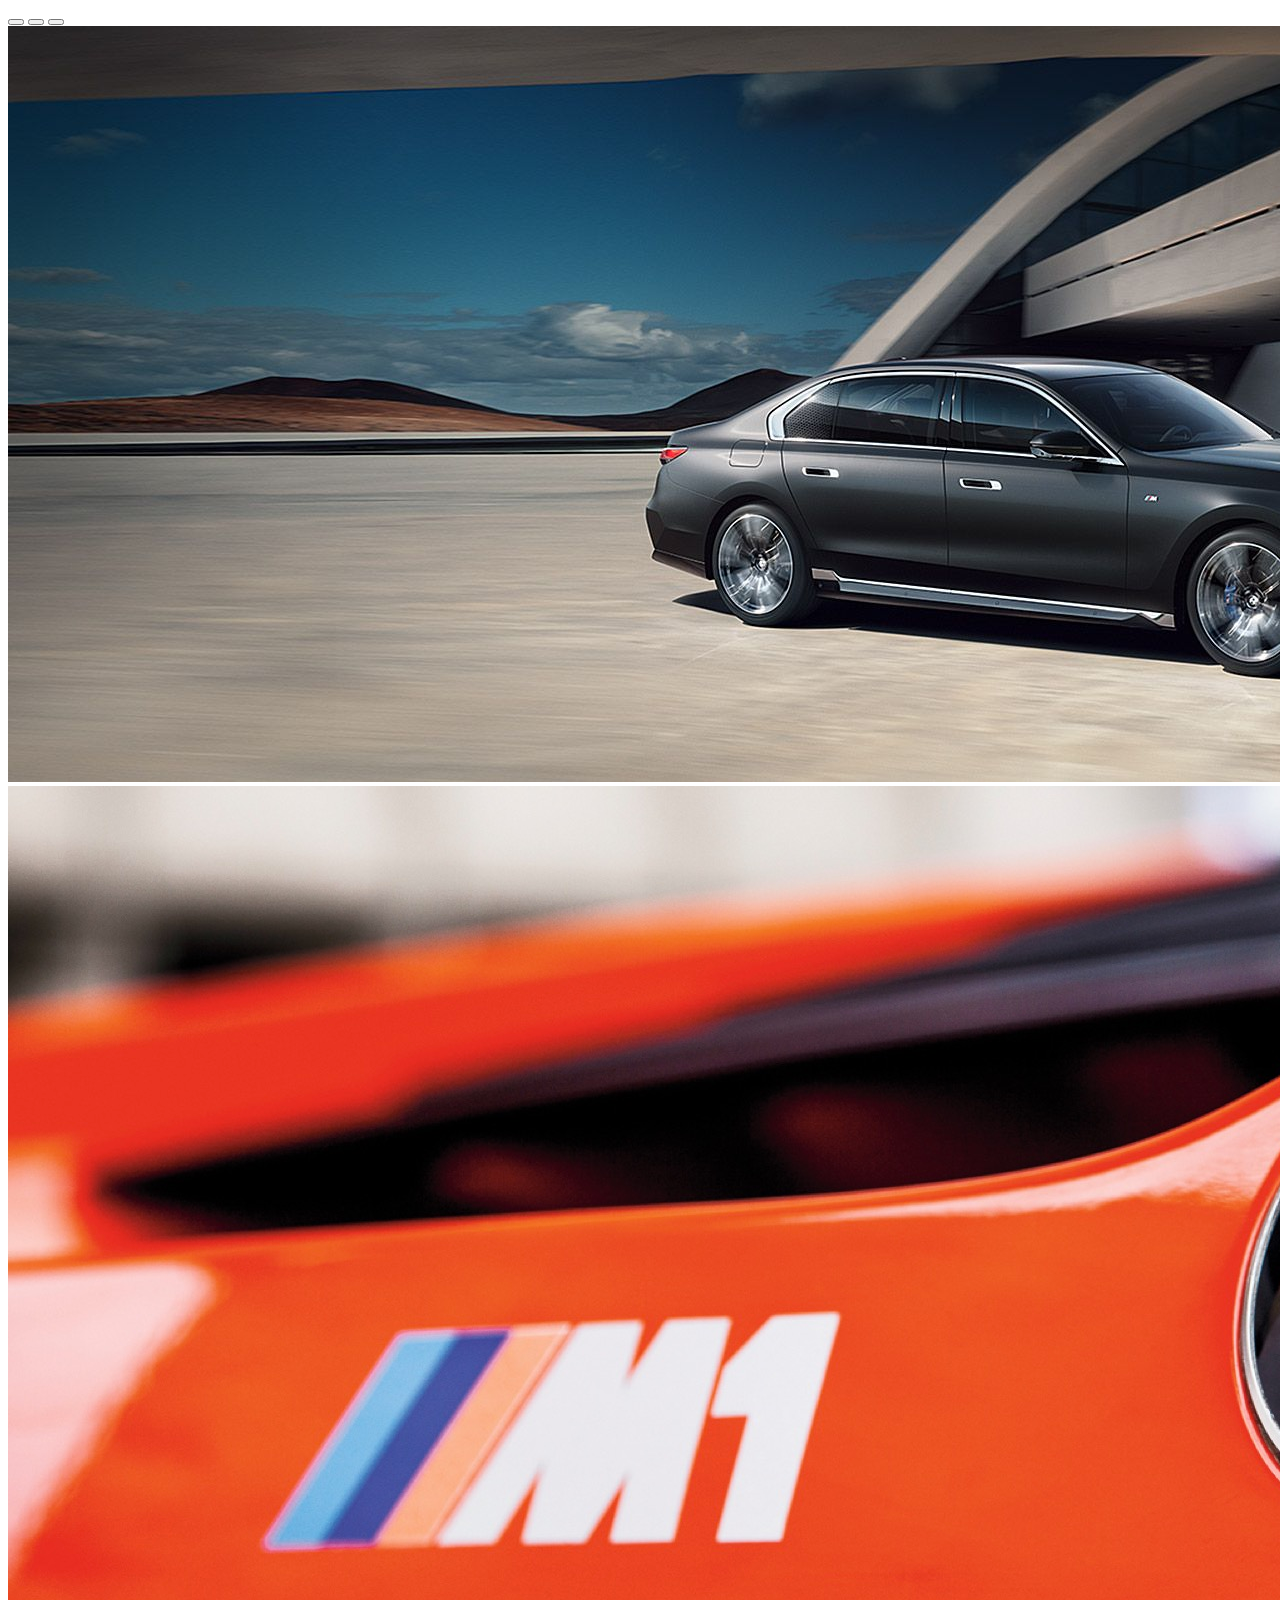
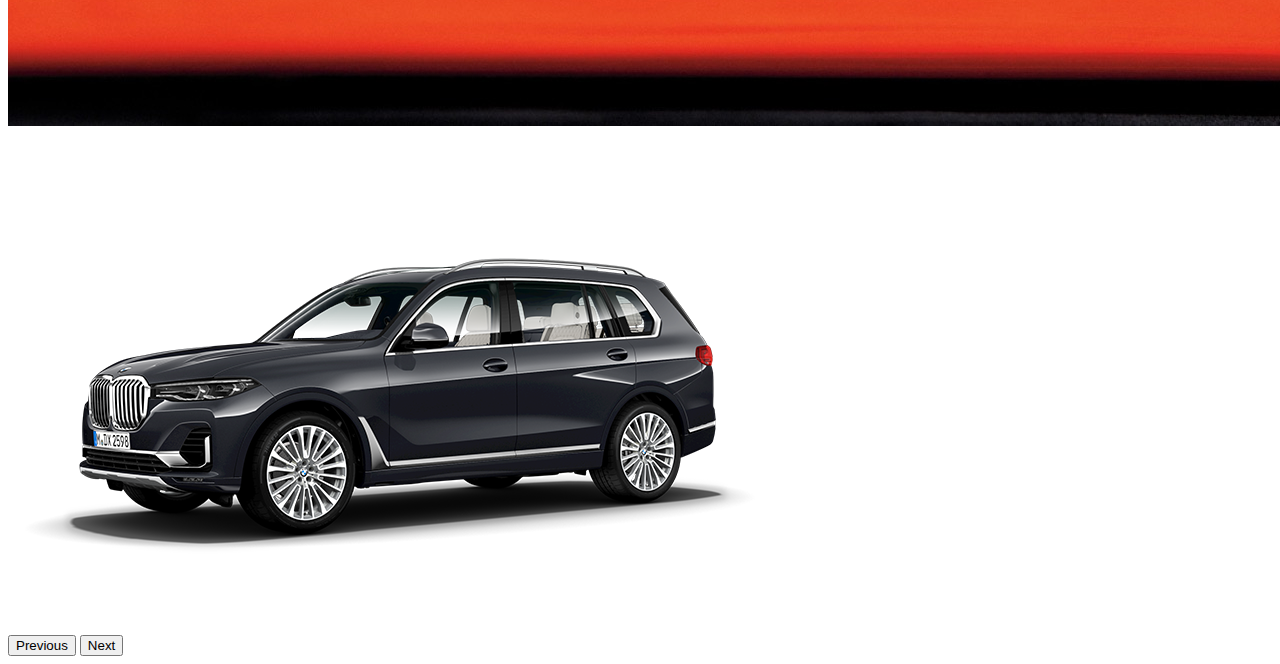
<file: a.html>
<!DOCTYPE html>
<html lang="en">
  <head>
    <title>Title</title>
    <!-- Required meta tags -->
    <meta charset="utf-8" />
    <meta
      name="viewport"
      content="width=device-width, initial-scale=1, shrink-to-fit=no"
    />

    <!-- Bootstrap CSS v5.2.1 -->
    <link
      href="https://cdn.jsdelivr.net/npm/bootstrap@5.2.1/dist/css/bootstrap.min.css"
      rel="stylesheet"
      integrity="sha384-iYQeCzEYFbKjA/T2uDLTpkwGzCiq6soy8tYaI1GyVh/UjpbCx/TYkiZhlZB6+fzT"
      crossorigin="anonymous"
    />
  </head>

  <body>
    <header>
      <!-- place navbar here -->
    </header>
    <main>
      <div id="carouselExampleIndicators" class="carousel slide">
        <div class="carousel-indicators">
          <button
            type="button"
            data-bs-target="#carouselExampleIndicators"
            data-bs-slide-to="0"
            class="active"
            aria-current="true"
            aria-label="Slide 1"
          ></button>
          <button
            type="button"
            data-bs-target="#carouselExampleIndicators"
            data-bs-slide-to="1"
            aria-label="Slide 2"
          ></button>
          <button
            type="button"
            data-bs-target="#carouselExampleIndicators"
            data-bs-slide-to="2"
            aria-label="Slide 3"
          ></button>
        </div>
        <div class="carousel-inner">
          <div class="carousel-item active">
            <img src="IMG/7.jpg" class="d-block w-100" alt="..." />
          </div>
          <div class="carousel-item">
            <img src="IMG/M1.jpg" class="d-block w-100" alt="..." />
          </div>
          <div class="carousel-item">
            <img src="Models/BMW-X7IC.png" class="d-block w-100" alt="..." />
          </div>
        </div>
        <button
          class="carousel-control-prev"
          type="button"
          data-bs-target="#carouselExampleIndicators"
          data-bs-slide="prev"
        >
          <span class="carousel-control-prev-icon" aria-hidden="true"></span>
          <span class="visually-hidden">Previous</span>
        </button>
        <button
          class="carousel-control-next"
          type="button"
          data-bs-target="#carouselExampleIndicators"
          data-bs-slide="next"
        >
          <span class="carousel-control-next-icon" aria-hidden="true"></span>
          <span class="visually-hidden">Next</span>
        </button>
      </div>
    </main>
    <footer>
      <!-- place footer here -->
    </footer>
    <!-- Bootstrap JavaScript Libraries -->
    <script
      src="https://cdn.jsdelivr.net/npm/@popperjs/core@2.11.6/dist/umd/popper.min.js"
      integrity="sha384-oBqDVmMz9ATKxIep9tiCxS/Z9fNfEXiDAYTujMAeBAsjFuCZSmKbSSUnQlmh/jp3"
      crossorigin="anonymous"
    ></script>

    <script
      src="https://cdn.jsdelivr.net/npm/bootstrap@5.2.1/dist/js/bootstrap.min.js"
      integrity="sha384-7VPbUDkoPSGFnVtYi0QogXtr74QeVeeIs99Qfg5YCF+TidwNdjvaKZX19NZ/e6oz"
      crossorigin="anonymous"
    ></script>
  </body>
</html>
</file>
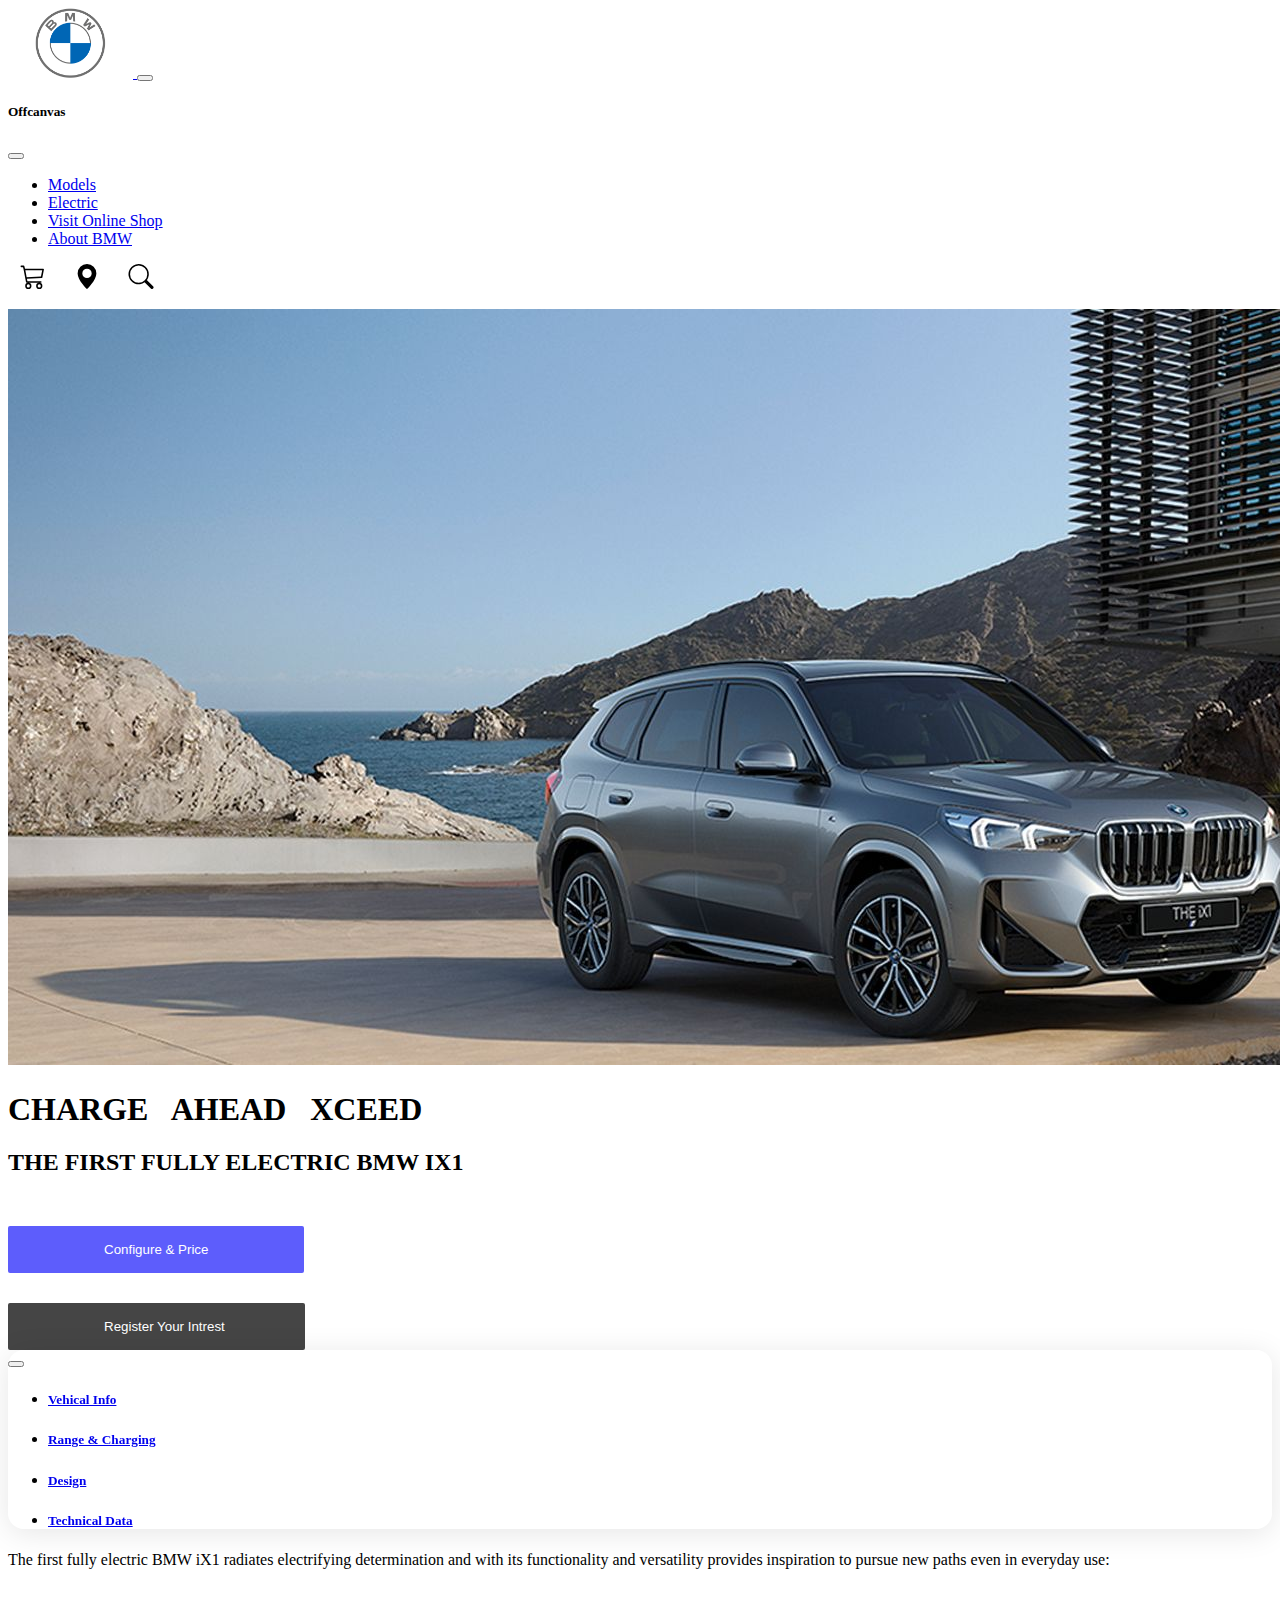
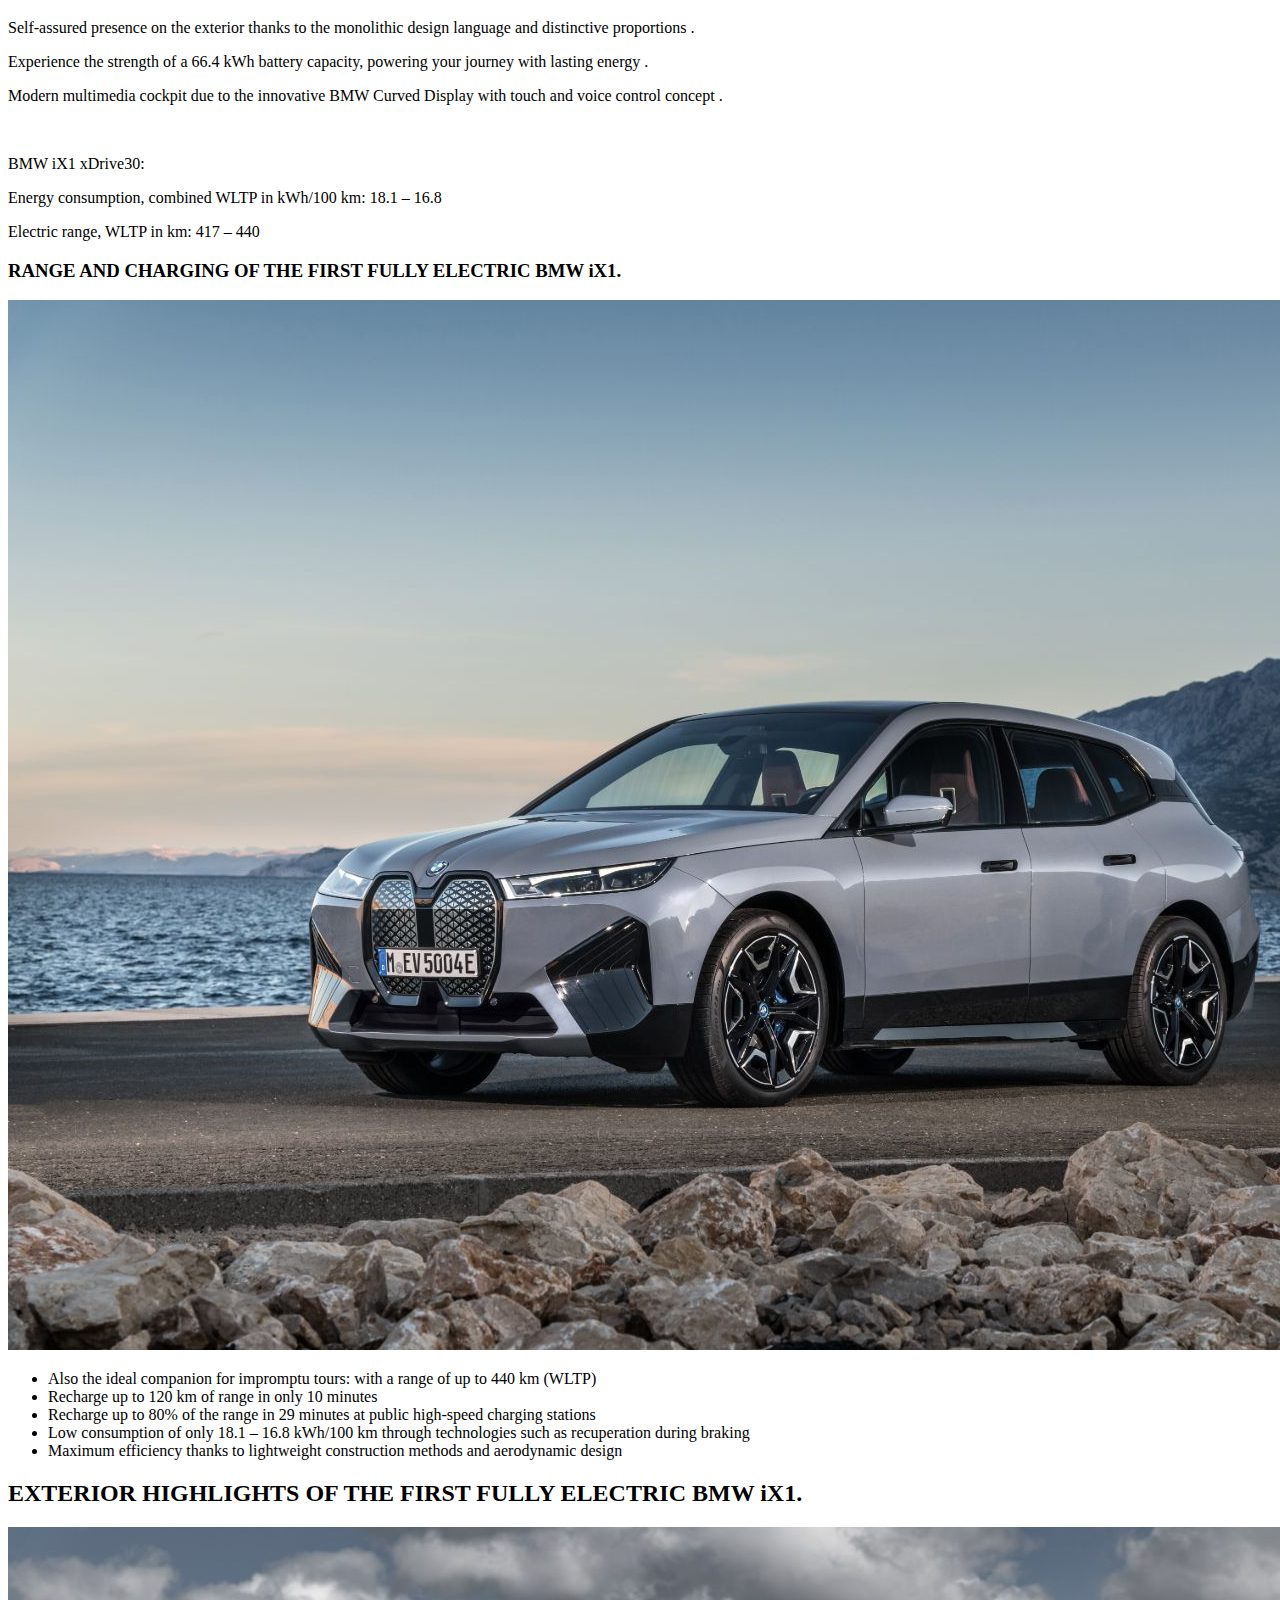
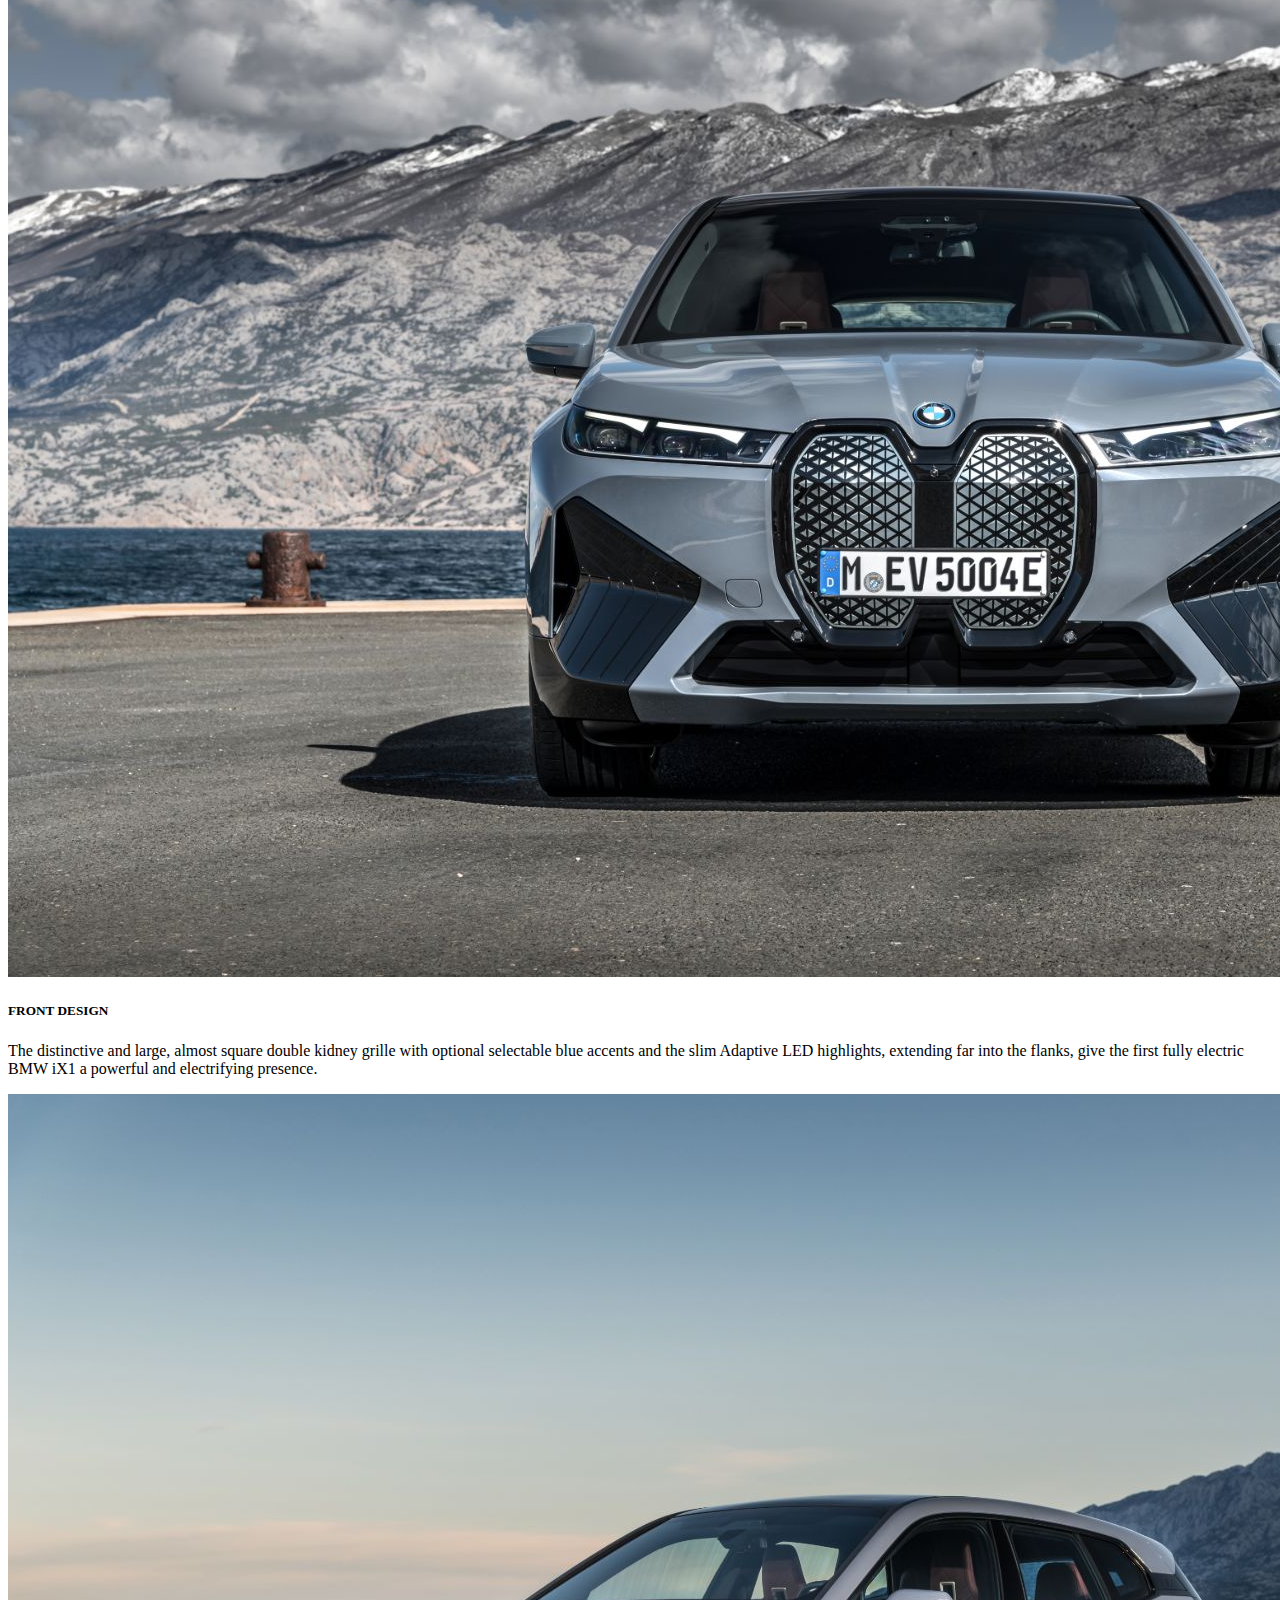
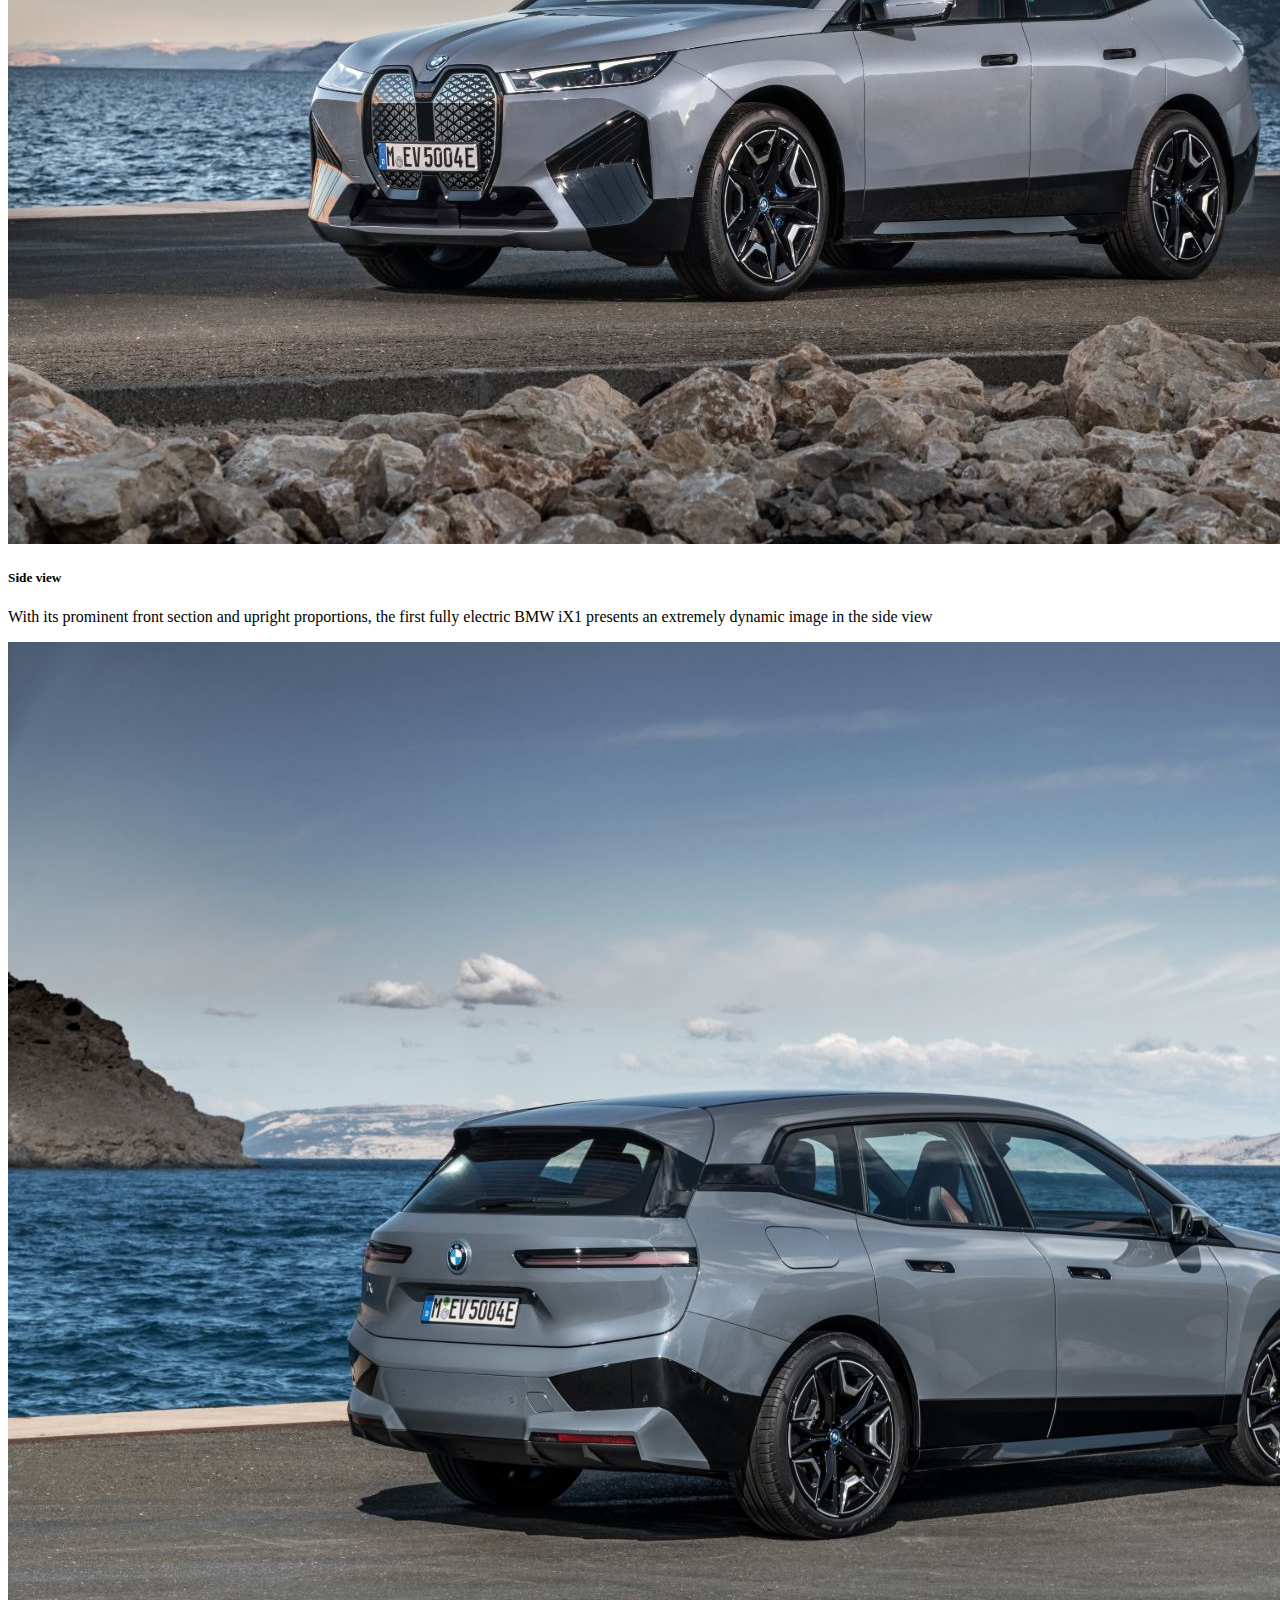
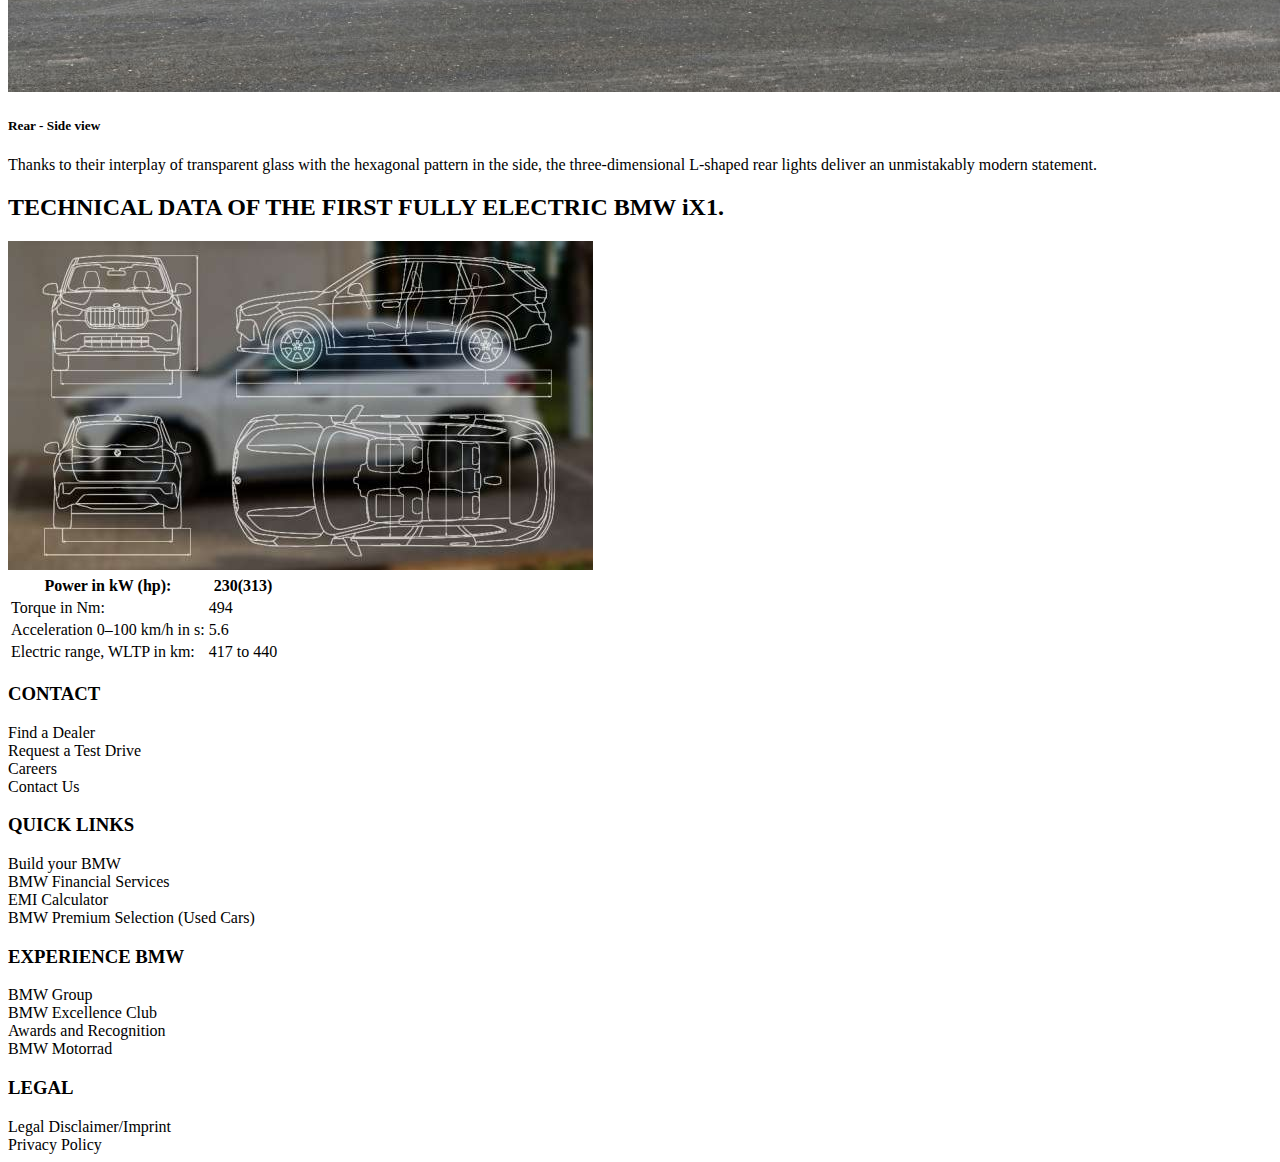
<file: IX1.html>
<!DOCTYPE html>
<html lang="en">
  <head>
    <title>BMW IX1</title>
    <!-- Required meta tags -->
    <meta charset="utf-8" />
    <meta
      name="viewport"
      content="width=device-width, initial-scale=1, shrink-to-fit=no"
    />

    <!-- Bootstrap CSS v5.2.1 -->
    <link
      href="https://cdn.jsdelivr.net/npm/bootstrap@5.2.1/dist/css/bootstrap.min.css"
      rel="stylesheet"
      integrity="sha384-iYQeCzEYFbKjA/T2uDLTpkwGzCiq6soy8tYaI1GyVh/UjpbCx/TYkiZhlZB6+fzT"
      crossorigin="anonymous"
    />
    <link rel="stylesheet" href="styleX1.css" />
    <link rel="shortcut icon" href="IMG/BMW LOGO.png" />
  </head>

  <body>
    <header>
      <nav class="navbar navbar-expand-lg mt-4 border-bottom">
        <div class="container">
          <a class="navbar-brand" href="#">
            <img
              src="IMG/BMW LOGO.png"
              alt="Bootstrap"
              width="125"
              height="70"
            />
          </a>
          <button
            class="navbar-toggler shadow-none border-0"
            type="button"
            data-bs-toggle="offcanvas"
            data-bs-target="#offcanvasNavbar"
            aria-controls="offcanvasNavbar"
            aria-label="Toggle navigation"
          >
            <span class="navbar-toggler-icon"></span>
          </button>
          <div
            class="sidebar offcanvas offcanvas-end"
            tabindex="-1"
            id="offcanvasNavbar"
            aria-labelledby="offcanvasNavbarLabel"
          >
            <div class="offcanvas-header">
              <h5 class="offcanvas-title" id="offcanvasNavbarLabel">
                Offcanvas
              </h5>
              <button
                type="button"
                class="btn-close"
                data-bs-dismiss="offcanvas"
                aria-label="Close"
              ></button>
            </div>
            <div class="offcanvas-body">
              <ul class="navbar-nav justify-content-start flex-grow-1 pe-3">
                <li class="nav-item mx-2">
                  <a
                    class="nav-link active"
                    aria-current="page"
                    href="MOdels.html"
                    >Models</a
                  >
                </li>
                <li class="nav-item mx-2">
                  <a class="nav-link" href="#">Electric</a>
                </li>
                <li class="nav-item mx-2">
                  <a class="nav-link" href="#">Visit Online Shop</a>
                </li>
                <li class="nav-item mx-2">
                  <a class="nav-link" href="BMW.html">About BMW</a>
                </li>

                <!-- <li class="nav-item dropdown">
                        <a class="nav-link dropdown-toggle" href="#" role="button" data-bs-toggle="dropdown" aria-expanded="false">
                          Dropdown
                        </a>
                        <ul class="dropdown-menu">
                          <li><a class="dropdown-item" href="#">Action</a></li>
                          <li><a class="dropdown-item" href="#">Another action</a></li>
                          <li>
                            <hr class="dropdown-divider">
                          </li>
                          <li><a class="dropdown-item" href="#">Something else here</a></li>
                        </ul>
                      </li> -->
              </ul>
              <svg
                xmlns="http://www.w3.org/2000/svg"
                width="50"
                height="25"
                fill="currentColor"
                class="bi bi-cart3"
                viewBox="0 0 16 16"
              >
                <path
                  d="M0 1.5A.5.5 0 0 1 .5 1H2a.5.5 0 0 1 .485.379L2.89 3H14.5a.5.5 0 0 1 .49.598l-1 5a.5.5 0 0 1-.465.401l-9.397.472L4.415 11H13a.5.5 0 0 1 0 1H4a.5.5 0 0 1-.491-.408L2.01 3.607 1.61 2H.5a.5.5 0 0 1-.5-.5zM3.102 4l.84 4.479 9.144-.459L13.89 4H3.102zM5 12a2 2 0 1 0 0 4 2 2 0 0 0 0-4zm7 0a2 2 0 1 0 0 4 2 2 0 0 0 0-4zm-7 1a1 1 0 1 1 0 2 1 1 0 0 1 0-2zm7 0a1 1 0 1 1 0 2 1 1 0 0 1 0-2z"
                />
              </svg>
              <svg
                xmlns="http://www.w3.org/2000/svg"
                width="50"
                height="25"
                fill="currentColor"
                class="bi bi-geo-alt-fill"
                viewBox="0 0 16 16"
              >
                <path
                  d="M8 16s6-5.686 6-10A6 6 0 0 0 2 6c0 4.314 6 10 6 10zm0-7a3 3 0 1 1 0-6 3 3 0 0 1 0 6z"
                />
              </svg>
              <svg
                xmlns="http://www.w3.org/2000/svg"
                width="50"
                height="25"
                fill="currentColor"
                class="bi bi-search"
                viewBox="0 0 16 16"
              >
                <path
                  d="M11.742 10.344a6.5 6.5 0 1 0-1.397 1.398h-.001c.03.04.062.078.098.115l3.85 3.85a1 1 0 0 0 1.415-1.414l-3.85-3.85a1.007 1.007 0 0 0-.115-.1zM12 6.5a5.5 5.5 0 1 1-11 0 5.5 5.5 0 0 1 11 0z"
                />
              </svg>
            </div>
          </div>
        </div>
      </nav>
    </header>
    <main>
      <div id="carouselId" class="carousel slide" data-bs-ride="carousel">
        <ol class="carousel-indicators"></ol>
        <div class="carousel-inner" role="listbox">
          <div class="carousel-item active">
            <img
              src="Models/Ix1/A1.jpg"
              class="w-100 d-block"
              alt="First slide"
            />
            <div class="carousel-caption d-none d-md-block">
              <h1>CHARGE &nbsp; AHEAD &nbsp; XCEED</h1>
              <h2>THE FIRST FULLY ELECTRIC BMW IX1</h2>
              <button class="kbtn">Configure & Price</button><br />
              <button class="kbtn1">Register Your Intrest</button>
            </div>
          </div>
        </div>
      </div>
      <nav
        class="navbar navbar-expand-sm sticky-top d-none d-md-block dd border-bottom my-5"
      >
        <div class="container">
          <button
            class="navbar-toggler d-lg-none"
            type="button"
            data-bs-toggle="collapse"
            data-bs-target="#collapsibleNavId"
            aria-controls="collapsibleNavId"
            aria-expanded="false"
            aria-label="Toggle navigation"
          >
            <span class="navbar-toggler-icon"></span>
          </button>
          <div class="collapse navbar-collapse" id="collapsibleNavId">
            <ul class="navbar-nav me-auto mt-2 mt-lg-0">
              <li class="nav-item">
                <a class="nav-link px-3" href="#info"> <h5>Vehical Info</h5></a>
              </li>
              <li class="nav-item">
                <a class="nav-link px-3" href="#Range">
                  <h5>Range & Charging</h5></a
                >
              </li>
              <li class="nav-item">
                <a class="nav-link px-3" href="#D"> <h5>Design</h5></a>
              </li>
              <li class="nav-item">
                <a class="nav-link px-3" href="#tdata">
                  <h5>Technical Data</h5></a
                >
              </li>
            </ul>
          </div>
        </div>
      </nav>

      <div class="container" id="info">
        <p>
          The first fully electric BMW iX1 radiates electrifying determination
          and with its functionality and versatility provides inspiration to
          pursue new paths even in everyday use:
        </p>
        <br />
        <p>
          Self-assured presence on the exterior thanks to the monolithic design
          language and distinctive proportions .
        </p>
        <p>
          Experience the strength of a 66.4 kWh battery capacity, powering your
          journey with lasting energy .
        </p>
        <p>
          Modern multimedia cockpit due to the innovative BMW Curved Display
          with touch and voice control concept .
        </p>
        <br />
        <p class="mt-4">BMW iX1 xDrive30:</p>
        <p>Energy consumption, combined WLTP in kWh/100 km: 18.1 – 16.8</p>
        <p>Electric range, WLTP in km: 417 – 440</p>
      </div>
      <div class="container" id="Range">
        <h3 class="mt-5">
          RANGE AND CHARGING OF THE FIRST FULLY ELECTRIC BMW iX1.
        </h3>

        <div class="row justify-content-center align-items-center g-2 my-5">
          <div class="col-sm-12 col-md-6 col-lg-6">
            <img src="Models/Ix1/1.jpg" alt="" class="img-fluid" />
          </div>
          <div class="col-sm-12 col-md-6 col-lg-6 ps-5">
            <ul class="ps-3">
              <li class="">
                Also the ideal companion for impromptu tours: with a range of up
                to 440 km (WLTP)
              </li>
              <li>Recharge up to 120 km of range in only 10 minutes</li>
              <li>
                Recharge up to 80% of the range in 29 minutes at public
                high-speed charging stations
              </li>
              <li>
                Low consumption of only 18.1 – 16.8 kWh/100 km through
                technologies such as recuperation during braking
              </li>
              <li>
                Maximum efficiency thanks to lightweight construction methods
                and aerodynamic design
              </li>
            </ul>
          </div>
        </div>
      </div>

      <div class="container" id="D">
        <h2 class="my-3">
          EXTERIOR HIGHLIGHTS OF THE FIRST FULLY ELECTRIC BMW iX1.
        </h2>
        <div class="row justify-content-center align-items-center g-2">
          <div class="col-sm-12 col-md-4 col-lg-4">
            <img src="Models/Ix1/2.jpg" alt="" class="img-fluid" />

            <h5 class="my-3">FRONT DESIGN</h5>
            <p>
              The distinctive and large, almost square double kidney grille with
              optional selectable blue accents and the slim Adaptive LED
              highlights, extending far into the flanks, give the first fully
              electric BMW iX1 a powerful and electrifying presence.
            </p>
          </div>
          <div class="col-sm-12 col-md-4 col-lg-4">
            <img src="Models/Ix1/1.jpg" alt="" class="img-fluid" />

            <h5 class="my-3">Side view</h5>
            <p>
              With its prominent front section and upright proportions, the
              first fully electric BMW iX1 presents an extremely dynamic image
              in the side view
            </p>
          </div>
          <div class="col-sm-12 col-md-4 col-lg-4">
            <img src="Models/Ix1/4.jpg" alt="" class="img-fluid" />

            <h5 class="my-3">Rear - Side view</h5>
            <p>
              Thanks to their interplay of transparent glass with the hexagonal
              pattern in the side, the three-dimensional L-shaped rear lights
              deliver an unmistakably modern statement.
            </p>
          </div>
        </div>
      </div>

      <div class="container" id="tdata">
        <h2 class="my-4">
          TECHNICAL DATA OF THE FIRST FULLY ELECTRIC BMW iX1.
        </h2>
        <div class="row g-2">
          <div class="col-sm-12 col-md-6 col-lg-6">
            <img src="Models/Ix1/TDATA.jpg" alt="" class="img-fluid" />
          </div>
          <div class="col-sm-12 col-md-6 col-lg-6">
            <div class="table-responsive">
              <table class="table p-5 my-5">
                <thead>
                  <tr>
                    <th scope="col" class="p-3">Power in kW (hp):</th>
                    <th scope="col" class="p-3">230(313)</th>
                  </tr>
                </thead>
                <tbody>
                  <tr class="">
                    <td scope="row" class="p-3">Torque in Nm:</td>
                    <td class="p-3">494</td>
                  </tr>
                  <tr class="">
                    <td scope="row" class="p-3">
                      Acceleration 0–100 km/h in s:
                    </td>
                    <td class="p-3">5.6</td>
                  </tr>
                  <tr class="">
                    <td scope="row" class="p-3">Electric range, WLTP in km:</td>
                    <td class="p-3">417 to 440</td>
                  </tr>
                </tbody>
              </table>
            </div>
          </div>
        </div>
      </div>
    </main>

    <footer class="d-flex align-items-center mt-4">
      <div class="container-fluid footerC mt-5">
        <div class="row mb-1 justify-content-center">
          <div
            class="col-sm-12 col-md-6 col-lg-6 mb-sm-4 mb-md-5 mb-lg-5 col-xl-2 col-xxl-2"
          >
            <h3>CONTACT</h3>
            <div>Find a Dealer</div>
            <div>Request a Test Drive</div>
            <div>Careers</div>
            <div>Contact Us</div>
          </div>
          <div
            class="col-sm-12 col-md-6 col-lg-6 mb-sm-4 mb-md-5 mb-lg-5 col-xl-2"
          >
            <h3>QUICK LINKS</h3>
            <div>Build your BMW</div>
            <div>BMW Financial Services</div>
            <div>EMI Calculator</div>
            <div>BMW Premium Selection (Used Cars)</div>
          </div>
          <div
            class="col-sm-12 col-md-6 col-lg-6 mb-sm-4 mb-md-5 mb-lg-5 col-xl-2"
          >
            <h3>EXPERIENCE BMW</h3>
            <div>BMW Group</div>
            <div>BMW Excellence Club</div>
            <div>Awards and Recognition</div>
            <div>BMW Motorrad</div>
          </div>
          <div
            class="col-sm-12 col-md-6 col-lg-6 mb-sm-4 mb-md-5 mb-lg-5 col-xl-2"
          >
            <h3>LEGAL</h3>
            <div>Legal Disclaimer/Imprint</div>
            <div>Privacy Policy</div>
          </div>
        </div>
      </div>
    </footer>
    <!-- Bootstrap JavaScript Libraries -->
    <script
      src="https://cdn.jsdelivr.net/npm/@popperjs/core@2.11.6/dist/umd/popper.min.js"
      integrity="sha384-oBqDVmMz9ATKxIep9tiCxS/Z9fNfEXiDAYTujMAeBAsjFuCZSmKbSSUnQlmh/jp3"
      crossorigin="anonymous"
    ></script>

    <script
      src="https://cdn.jsdelivr.net/npm/bootstrap@5.2.1/dist/js/bootstrap.min.js"
      integrity="sha384-7VPbUDkoPSGFnVtYi0QogXtr74QeVeeIs99Qfg5YCF+TidwNdjvaKZX19NZ/e6oz"
      crossorigin="anonymous"
    ></script>
  </body>
</html>
</file>
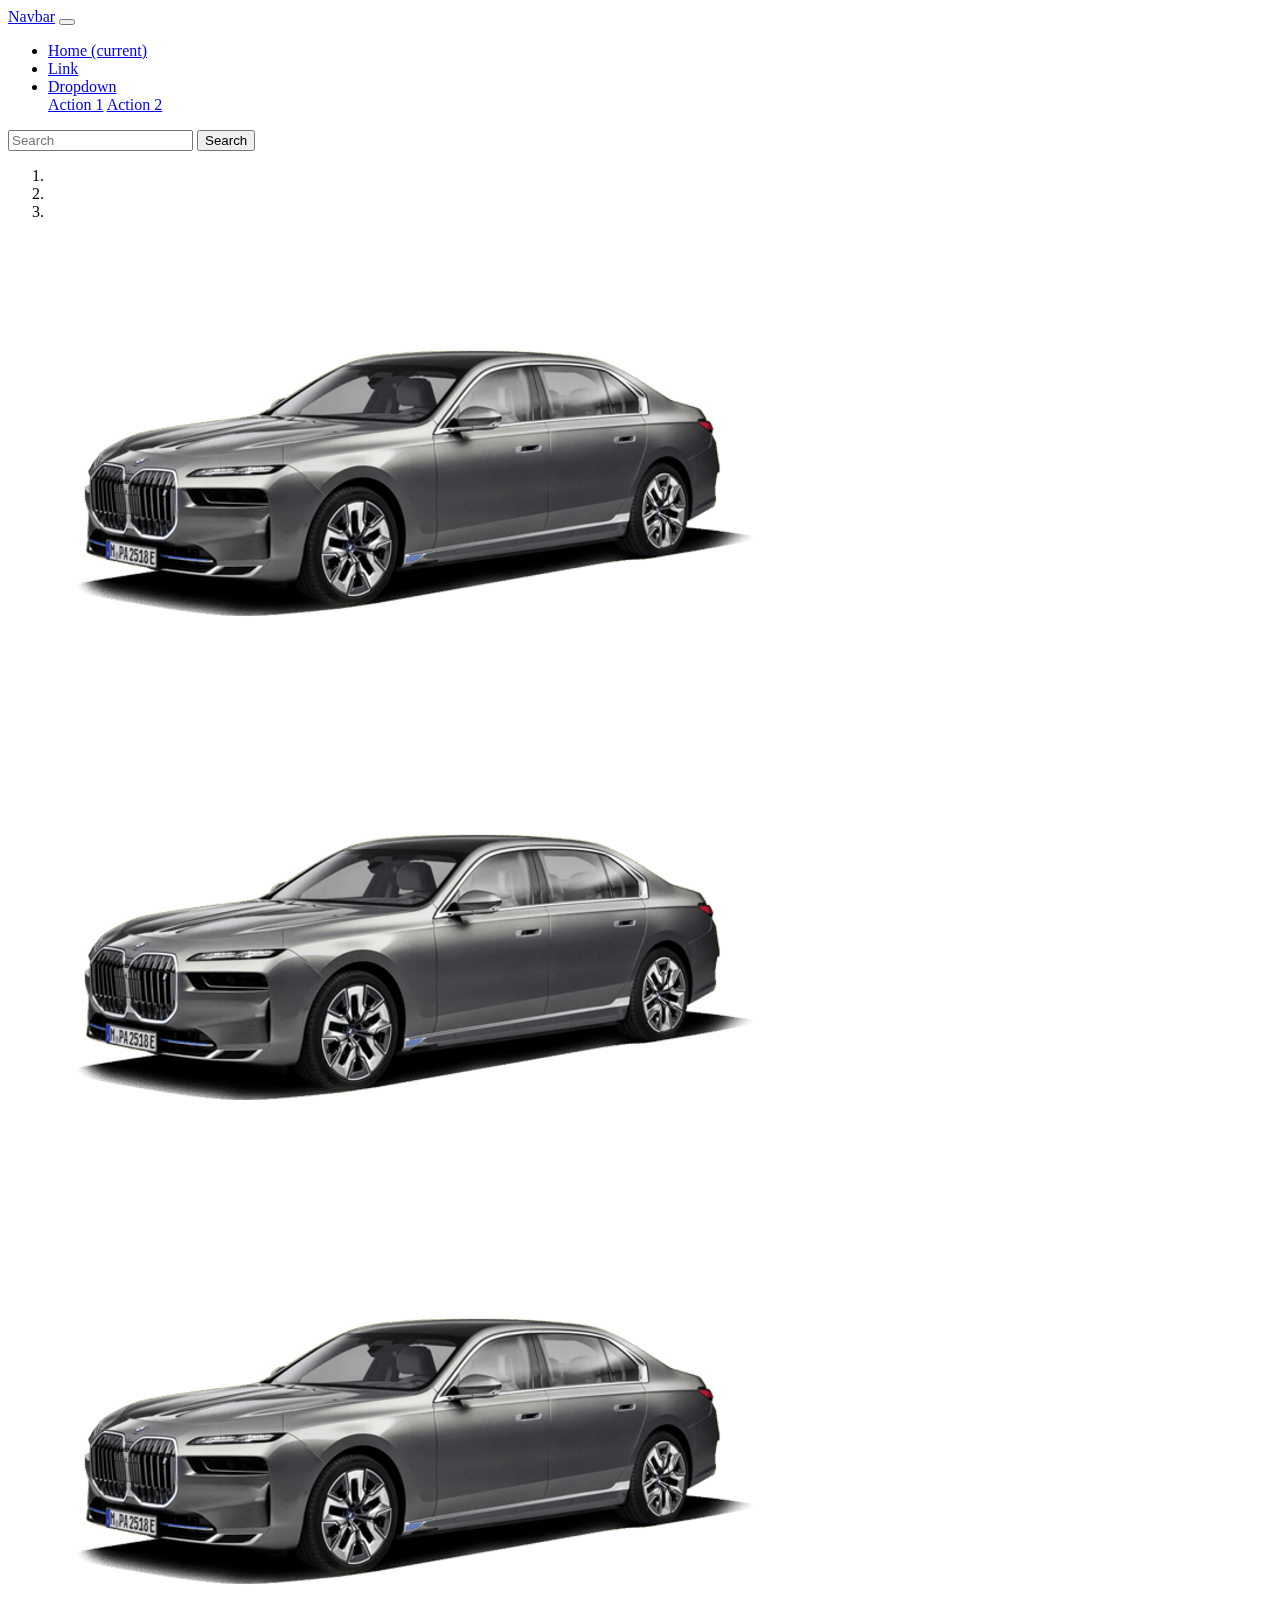
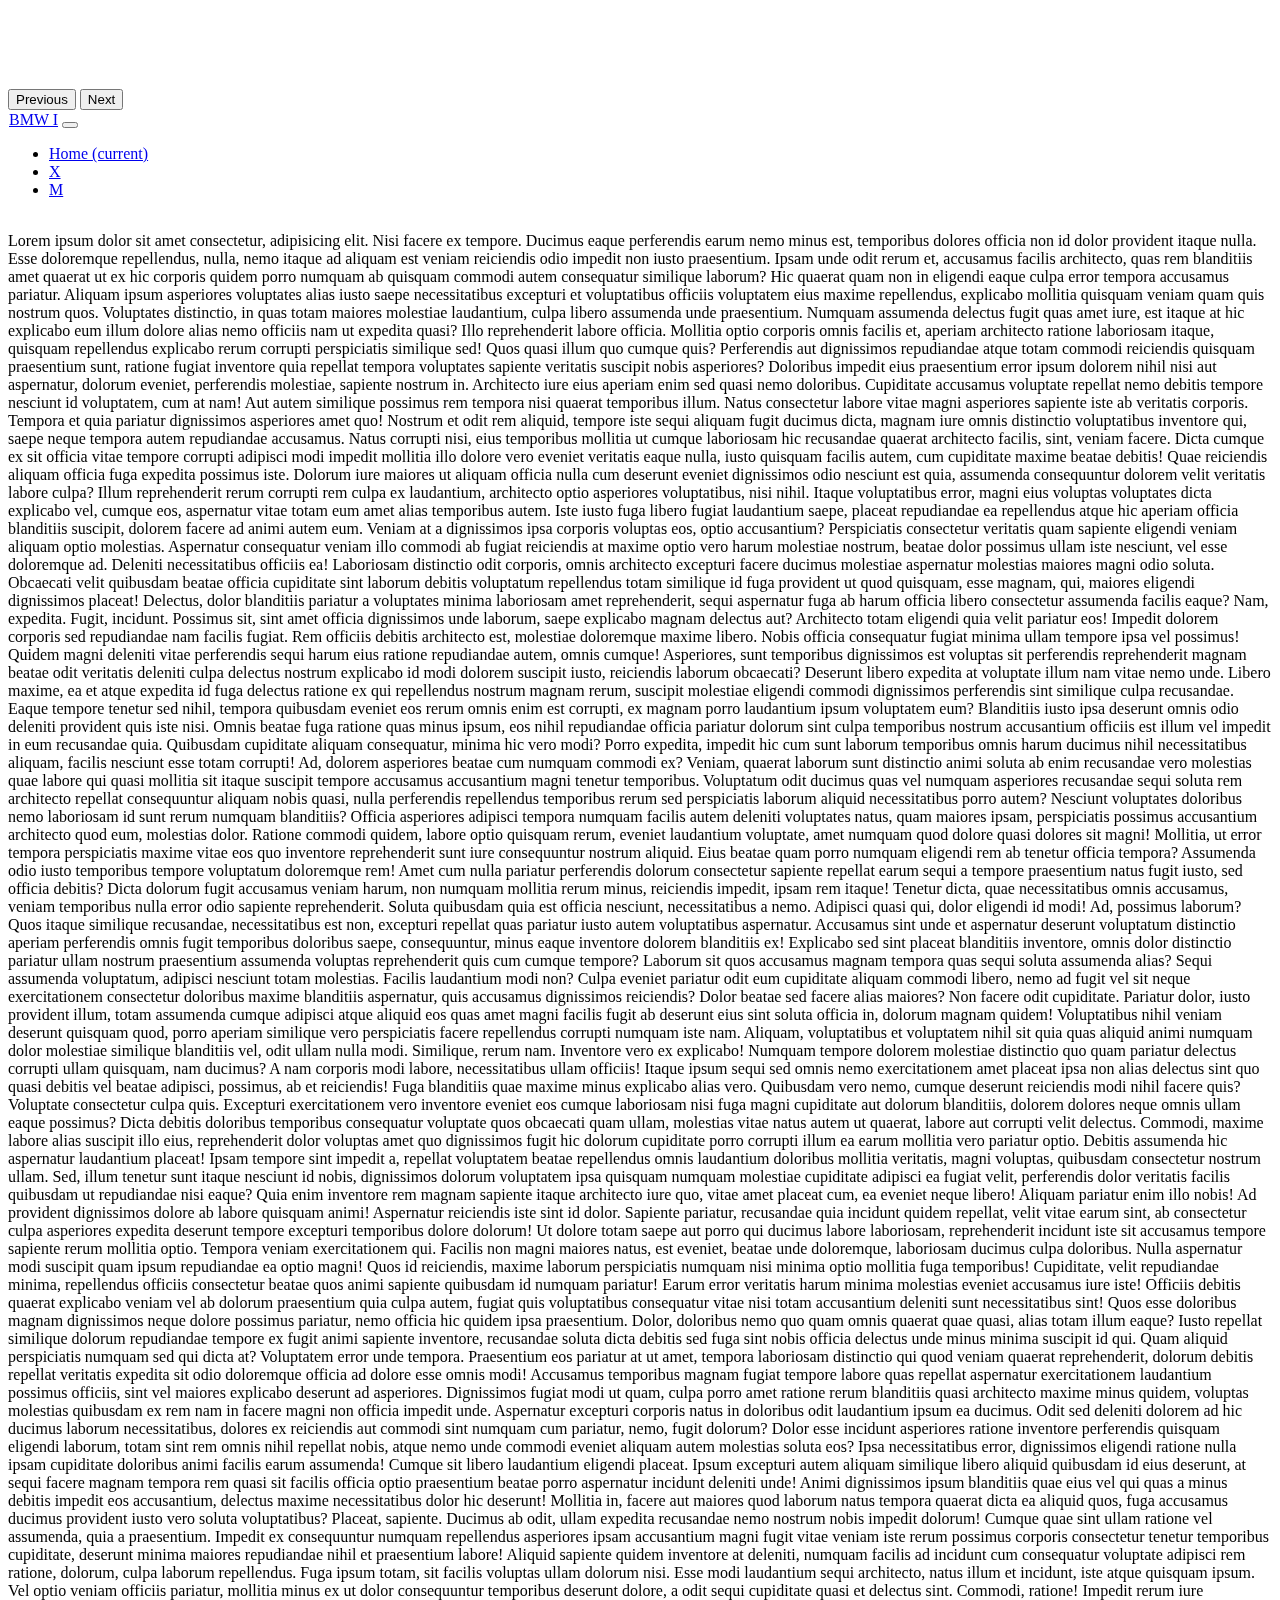
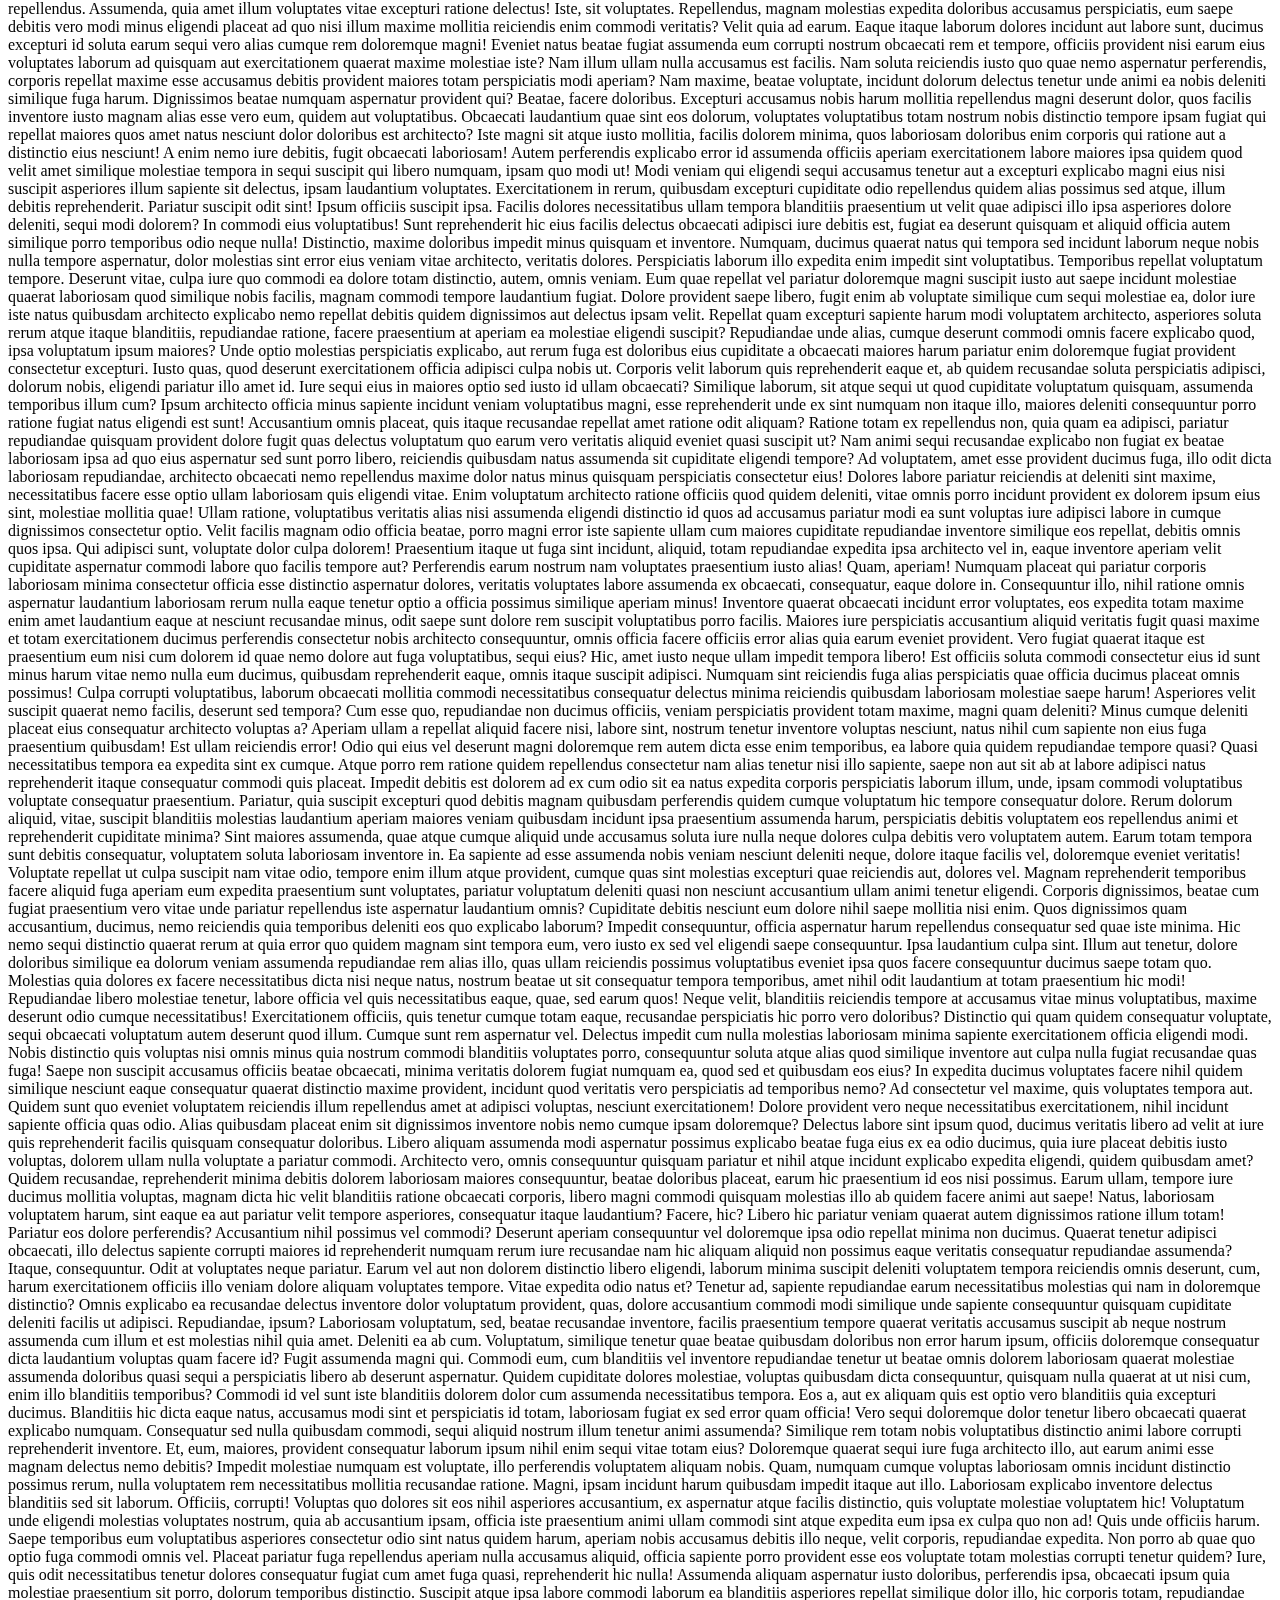
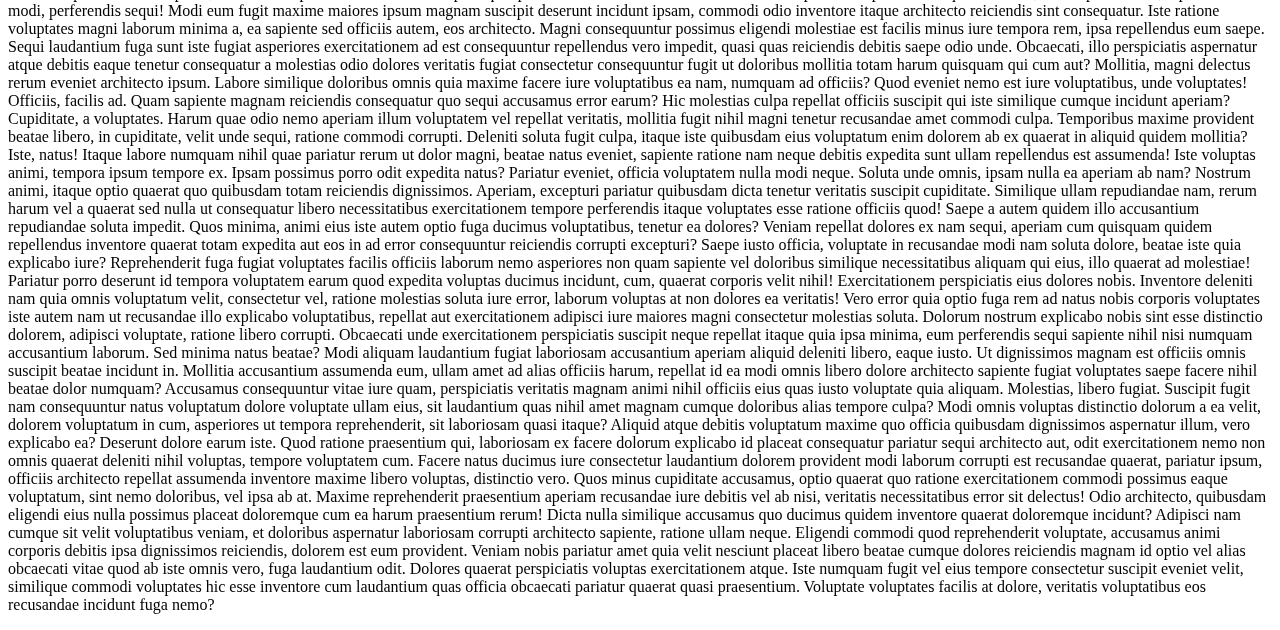
<file: text.html>
<!DOCTYPE html>
<html lang="en">
  <head>
    <title>Title</title>
    <!-- Required meta tags -->
    <meta charset="utf-8" />
    <meta
      name="viewport"
      content="width=device-width, initial-scale=1, shrink-to-fit=no"
    />

    <!-- Bootstrap CSS v5.2.1 -->
    <link
      href="https://cdn.jsdelivr.net/npm/bootstrap@5.2.1/dist/css/bootstrap.min.css"
      rel="stylesheet"
      integrity="sha384-iYQeCzEYFbKjA/T2uDLTpkwGzCiq6soy8tYaI1GyVh/UjpbCx/TYkiZhlZB6+fzT"
      crossorigin="anonymous"
    />
    <link rel="stylesheet" href="style2.css" />
  </head>

  <body>
    <header>
      <nav class="navbar navbar-expand-sm navbar-light bg-light">
        <div class="container">
          <a class="navbar-brand" href="#">Navbar</a>
          <button
            class="navbar-toggler d-lg-none"
            type="button"
            data-bs-toggle="collapse"
            data-bs-target="#collapsibleNavId"
            aria-controls="collapsibleNavId"
            aria-expanded="false"
            aria-label="Toggle navigation"
          >
            <span class="navbar-toggler-icon"></span>
          </button>
          <div class="collapse navbar-collapse" id="collapsibleNavId">
            <ul class="navbar-nav me-auto mt-2 mt-lg-0">
              <li class="nav-item">
                <a class="nav-link active" href="#" aria-current="page"
                  >Home <span class="visually-hidden">(current)</span></a
                >
              </li>
              <li class="nav-item">
                <a class="nav-link" href="#">Link</a>
              </li>
              <li class="nav-item dropdown">
                <a
                  class="nav-link dropdown-toggle"
                  href="#"
                  id="dropdownId"
                  data-bs-toggle="dropdown"
                  aria-haspopup="true"
                  aria-expanded="false"
                  >Dropdown</a
                >
                <div class="dropdown-menu" aria-labelledby="dropdownId">
                  <a class="dropdown-item" href="#">Action 1</a>
                  <a class="dropdown-item" href="#">Action 2</a>
                </div>
              </li>
            </ul>
            <form class="d-flex my-2 my-lg-0">
              <input
                class="form-control me-sm-2"
                type="text"
                placeholder="Search"
              />
              <button
                class="btn btn-outline-success my-2 my-sm-0"
                type="submit"
              >
                Search
              </button>
            </form>
          </div>
        </div>
      </nav>
    </header>
    <main>
      <div id="carouselId" class="carousel slide" data-bs-ride="carousel">
        <ol class="carousel-indicators">
          <li
            data-bs-target="#carouselId"
            data-bs-slide-to="0"
            class="active"
            aria-current="true"
            aria-label="First slide"
          ></li>
          <li
            data-bs-target="#carouselId"
            data-bs-slide-to="1"
            aria-label="Second slide"
          ></li>
          <li
            data-bs-target="#carouselId"
            data-bs-slide-to="2"
            aria-label="Third slide"
          ></li>
        </ol>
        <div class="carousel-inner" role="listbox">
          <div class="carousel-item active">
            <img
              src="Models/BMW-i7.png"
              class="w-100 d-block"
              alt="First slide"
            />
          </div>
          <div class="carousel-item">
            <img
              src="Models/BMW-i7.png"
              class="w-100 d-block"
              alt="Second slide"
            />
          </div>
          <div class="carousel-item">
            <img
              src="Models/BMW-i7.png"
              class="w-100 d-block"
              alt="Third slide"
            />
          </div>
        </div>
        <button
          class="carousel-control-prev"
          type="button"
          data-bs-target="#carouselId"
          data-bs-slide="prev"
        >
          <span class="carousel-control-prev-icon" aria-hidden="true"></span>
          <span class="visually-hidden">Previous</span>
        </button>
        <button
          class="carousel-control-next"
          type="button"
          data-bs-target="#carouselId"
          data-bs-slide="next"
        >
          <span class="carousel-control-next-icon" aria-hidden="true"></span>
          <span class="visually-hidden">Next</span>
        </button>
      </div>

      <nav class="navbar navbar-expand-sm sticky-top d-none d-md-block dd">
        <div class="container">
          <a class="navbar-brand" href="#">BMW I</a>
          <button
            class="navbar-toggler d-lg-none"
            type="button"
            data-bs-toggle="collapse"
            data-bs-target="#collapsibleNavId"
            aria-controls="collapsibleNavId"
            aria-expanded="false"
            aria-label="Toggle navigation"
          >
            <span class="navbar-toggler-icon"></span>
          </button>
          <div class="collapse navbar-collapse" id="collapsibleNavId">
            <ul class="navbar-nav me-auto mt-2 mt-lg-0">
              <li class="nav-item">
                <a class="nav-link active" href="#" aria-current="page"
                  >Home <span class="visually-hidden">(current)</span></a
                >
              </li>
              <li class="nav-item">
                <a class="nav-link" href="#">X</a>
              </li>
              <li class="nav-item">
                <a class="nav-link" href="#">M</a>
              </li>
            </ul>
          </div>
        </div>
      </nav>

      <p>
        Lorem ipsum dolor sit amet consectetur, adipisicing elit. Nisi facere ex
        tempore. Ducimus eaque perferendis earum nemo minus est, temporibus
        dolores officia non id dolor provident itaque nulla. Esse doloremque
        repellendus, nulla, nemo itaque ad aliquam est veniam reiciendis odio
        impedit non iusto praesentium. Ipsam unde odit rerum et, accusamus
        facilis architecto, quas rem blanditiis amet quaerat ut ex hic corporis
        quidem porro numquam ab quisquam commodi autem consequatur similique
        laborum? Hic quaerat quam non in eligendi eaque culpa error tempora
        accusamus pariatur. Aliquam ipsum asperiores voluptates alias iusto
        saepe necessitatibus excepturi et voluptatibus officiis voluptatem eius
        maxime repellendus, explicabo mollitia quisquam veniam quam quis nostrum
        quos. Voluptates distinctio, in quas totam maiores molestiae laudantium,
        culpa libero assumenda unde praesentium. Numquam assumenda delectus
        fugit quas amet iure, est itaque at hic explicabo eum illum dolore alias
        nemo officiis nam ut expedita quasi? Illo reprehenderit labore officia.
        Mollitia optio corporis omnis facilis et, aperiam architecto ratione
        laboriosam itaque, quisquam repellendus explicabo rerum corrupti
        perspiciatis similique sed! Quos quasi illum quo cumque quis?
        Perferendis aut dignissimos repudiandae atque totam commodi reiciendis
        quisquam praesentium sunt, ratione fugiat inventore quia repellat
        tempora voluptates sapiente veritatis suscipit nobis asperiores?
        Doloribus impedit eius praesentium error ipsum dolorem nihil nisi aut
        aspernatur, dolorum eveniet, perferendis molestiae, sapiente nostrum in.
        Architecto iure eius aperiam enim sed quasi nemo doloribus. Cupiditate
        accusamus voluptate repellat nemo debitis tempore nesciunt id
        voluptatem, cum at nam! Aut autem similique possimus rem tempora nisi
        quaerat temporibus illum. Natus consectetur labore vitae magni
        asperiores sapiente iste ab veritatis corporis. Tempora et quia pariatur
        dignissimos asperiores amet quo! Nostrum et odit rem aliquid, tempore
        iste sequi aliquam fugit ducimus dicta, magnam iure omnis distinctio
        voluptatibus inventore qui, saepe neque tempora autem repudiandae
        accusamus. Natus corrupti nisi, eius temporibus mollitia ut cumque
        laboriosam hic recusandae quaerat architecto facilis, sint, veniam
        facere. Dicta cumque ex sit officia vitae tempore corrupti adipisci modi
        impedit mollitia illo dolore vero eveniet veritatis eaque nulla, iusto
        quisquam facilis autem, cum cupiditate maxime beatae debitis! Quae
        reiciendis aliquam officia fuga expedita possimus iste. Dolorum iure
        maiores ut aliquam officia nulla cum deserunt eveniet dignissimos odio
        nesciunt est quia, assumenda consequuntur dolorem velit veritatis labore
        culpa? Illum reprehenderit rerum corrupti rem culpa ex laudantium,
        architecto optio asperiores voluptatibus, nisi nihil. Itaque
        voluptatibus error, magni eius voluptas voluptates dicta explicabo vel,
        cumque eos, aspernatur vitae totam eum amet alias temporibus autem. Iste
        iusto fuga libero fugiat laudantium saepe, placeat repudiandae ea
        repellendus atque hic aperiam officia blanditiis suscipit, dolorem
        facere ad animi autem eum. Veniam at a dignissimos ipsa corporis
        voluptas eos, optio accusantium? Perspiciatis consectetur veritatis quam
        sapiente eligendi veniam aliquam optio molestias. Aspernatur consequatur
        veniam illo commodi ab fugiat reiciendis at maxime optio vero harum
        molestiae nostrum, beatae dolor possimus ullam iste nesciunt, vel esse
        doloremque ad. Deleniti necessitatibus officiis ea! Laboriosam
        distinctio odit corporis, omnis architecto excepturi facere ducimus
        molestiae aspernatur molestias maiores magni odio soluta. Obcaecati
        velit quibusdam beatae officia cupiditate sint laborum debitis
        voluptatum repellendus totam similique id fuga provident ut quod
        quisquam, esse magnam, qui, maiores eligendi dignissimos placeat!
        Delectus, dolor blanditiis pariatur a voluptates minima laboriosam amet
        reprehenderit, sequi aspernatur fuga ab harum officia libero consectetur
        assumenda facilis eaque? Nam, expedita. Fugit, incidunt. Possimus sit,
        sint amet officia dignissimos unde laborum, saepe explicabo magnam
        delectus aut? Architecto totam eligendi quia velit pariatur eos! Impedit
        dolorem corporis sed repudiandae nam facilis fugiat. Rem officiis
        debitis architecto est, molestiae doloremque maxime libero. Nobis
        officia consequatur fugiat minima ullam tempore ipsa vel possimus!
        Quidem magni deleniti vitae perferendis sequi harum eius ratione
        repudiandae autem, omnis cumque! Asperiores, sunt temporibus dignissimos
        est voluptas sit perferendis reprehenderit magnam beatae odit veritatis
        deleniti culpa delectus nostrum explicabo id modi dolorem suscipit
        iusto, reiciendis laborum obcaecati? Deserunt libero expedita at
        voluptate illum nam vitae nemo unde. Libero maxime, ea et atque expedita
        id fuga delectus ratione ex qui repellendus nostrum magnam rerum,
        suscipit molestiae eligendi commodi dignissimos perferendis sint
        similique culpa recusandae. Eaque tempore tenetur sed nihil, tempora
        quibusdam eveniet eos rerum omnis enim est corrupti, ex magnam porro
        laudantium ipsum voluptatem eum? Blanditiis iusto ipsa deserunt omnis
        odio deleniti provident quis iste nisi. Omnis beatae fuga ratione quas
        minus ipsum, eos nihil repudiandae officia pariatur dolorum sint culpa
        temporibus nostrum accusantium officiis est illum vel impedit in eum
        recusandae quia. Quibusdam cupiditate aliquam consequatur, minima hic
        vero modi? Porro expedita, impedit hic cum sunt laborum temporibus omnis
        harum ducimus nihil necessitatibus aliquam, facilis nesciunt esse totam
        corrupti! Ad, dolorem asperiores beatae cum numquam commodi ex? Veniam,
        quaerat laborum sunt distinctio animi soluta ab enim recusandae vero
        molestias quae labore qui quasi mollitia sit itaque suscipit tempore
        accusamus accusantium magni tenetur temporibus. Voluptatum odit ducimus
        quas vel numquam asperiores recusandae sequi soluta rem architecto
        repellat consequuntur aliquam nobis quasi, nulla perferendis repellendus
        temporibus rerum sed perspiciatis laborum aliquid necessitatibus porro
        autem? Nesciunt voluptates doloribus nemo laboriosam id sunt rerum
        numquam blanditiis? Officia asperiores adipisci tempora numquam facilis
        autem deleniti voluptates natus, quam maiores ipsam, perspiciatis
        possimus accusantium architecto quod eum, molestias dolor. Ratione
        commodi quidem, labore optio quisquam rerum, eveniet laudantium
        voluptate, amet numquam quod dolore quasi dolores sit magni! Mollitia,
        ut error tempora perspiciatis maxime vitae eos quo inventore
        reprehenderit sunt iure consequuntur nostrum aliquid. Eius beatae quam
        porro numquam eligendi rem ab tenetur officia tempora? Assumenda odio
        iusto temporibus tempore voluptatum doloremque rem! Amet cum nulla
        pariatur perferendis dolorum consectetur sapiente repellat earum sequi a
        tempore praesentium natus fugit iusto, sed officia debitis? Dicta
        dolorum fugit accusamus veniam harum, non numquam mollitia rerum minus,
        reiciendis impedit, ipsam rem itaque! Tenetur dicta, quae necessitatibus
        omnis accusamus, veniam temporibus nulla error odio sapiente
        reprehenderit. Soluta quibusdam quia est officia nesciunt,
        necessitatibus a nemo. Adipisci quasi qui, dolor eligendi id modi! Ad,
        possimus laborum? Quos itaque similique recusandae, necessitatibus est
        non, excepturi repellat quas pariatur iusto autem voluptatibus
        aspernatur. Accusamus sint unde et aspernatur deserunt voluptatum
        distinctio aperiam perferendis omnis fugit temporibus doloribus saepe,
        consequuntur, minus eaque inventore dolorem blanditiis ex! Explicabo sed
        sint placeat blanditiis inventore, omnis dolor distinctio pariatur ullam
        nostrum praesentium assumenda voluptas reprehenderit quis cum cumque
        tempore? Laborum sit quos accusamus magnam tempora quas sequi soluta
        assumenda alias? Sequi assumenda voluptatum, adipisci nesciunt totam
        molestias. Facilis laudantium modi non? Culpa eveniet pariatur odit eum
        cupiditate aliquam commodi libero, nemo ad fugit vel sit neque
        exercitationem consectetur doloribus maxime blanditiis aspernatur, quis
        accusamus dignissimos reiciendis? Dolor beatae sed facere alias maiores?
        Non facere odit cupiditate. Pariatur dolor, iusto provident illum, totam
        assumenda cumque adipisci atque aliquid eos quas amet magni facilis
        fugit ab deserunt eius sint soluta officia in, dolorum magnam quidem!
        Voluptatibus nihil veniam deserunt quisquam quod, porro aperiam
        similique vero perspiciatis facere repellendus corrupti numquam iste
        nam. Aliquam, voluptatibus et voluptatem nihil sit quia quas aliquid
        animi numquam dolor molestiae similique blanditiis vel, odit ullam nulla
        modi. Similique, rerum nam. Inventore vero ex explicabo! Numquam tempore
        dolorem molestiae distinctio quo quam pariatur delectus corrupti ullam
        quisquam, nam ducimus? A nam corporis modi labore, necessitatibus ullam
        officiis! Itaque ipsum sequi sed omnis nemo exercitationem amet placeat
        ipsa non alias delectus sint quo quasi debitis vel beatae adipisci,
        possimus, ab et reiciendis! Fuga blanditiis quae maxime minus explicabo
        alias vero. Quibusdam vero nemo, cumque deserunt reiciendis modi nihil
        facere quis? Voluptate consectetur culpa quis. Excepturi exercitationem
        vero inventore eveniet eos cumque laboriosam nisi fuga magni cupiditate
        aut dolorum blanditiis, dolorem dolores neque omnis ullam eaque
        possimus? Dicta debitis doloribus temporibus consequatur voluptate quos
        obcaecati quam ullam, molestias vitae natus autem ut quaerat, labore aut
        corrupti velit delectus. Commodi, maxime labore alias suscipit illo
        eius, reprehenderit dolor voluptas amet quo dignissimos fugit hic
        dolorum cupiditate porro corrupti illum ea earum mollitia vero pariatur
        optio. Debitis assumenda hic aspernatur laudantium placeat! Ipsam
        tempore sint impedit a, repellat voluptatem beatae repellendus omnis
        laudantium doloribus mollitia veritatis, magni voluptas, quibusdam
        consectetur nostrum ullam. Sed, illum tenetur sunt itaque nesciunt id
        nobis, dignissimos dolorum voluptatem ipsa quisquam numquam molestiae
        cupiditate adipisci ea fugiat velit, perferendis dolor veritatis facilis
        quibusdam ut repudiandae nisi eaque? Quia enim inventore rem magnam
        sapiente itaque architecto iure quo, vitae amet placeat cum, ea eveniet
        neque libero! Aliquam pariatur enim illo nobis! Ad provident dignissimos
        dolore ab labore quisquam animi! Aspernatur reiciendis iste sint id
        dolor. Sapiente pariatur, recusandae quia incidunt quidem repellat,
        velit vitae earum sint, ab consectetur culpa asperiores expedita
        deserunt tempore excepturi temporibus dolore dolorum! Ut dolore totam
        saepe aut porro qui ducimus labore laboriosam, reprehenderit incidunt
        iste sit accusamus tempore sapiente rerum mollitia optio. Tempora veniam
        exercitationem qui. Facilis non magni maiores natus, est eveniet, beatae
        unde doloremque, laboriosam ducimus culpa doloribus. Nulla aspernatur
        modi suscipit quam ipsum repudiandae ea optio magni! Quos id reiciendis,
        maxime laborum perspiciatis numquam nisi minima optio mollitia fuga
        temporibus! Cupiditate, velit repudiandae minima, repellendus officiis
        consectetur beatae quos animi sapiente quibusdam id numquam pariatur!
        Earum error veritatis harum minima molestias eveniet accusamus iure
        iste! Officiis debitis quaerat explicabo veniam vel ab dolorum
        praesentium quia culpa autem, fugiat quis voluptatibus consequatur vitae
        nisi totam accusantium deleniti sunt necessitatibus sint! Quos esse
        doloribus magnam dignissimos neque dolore possimus pariatur, nemo
        officia hic quidem ipsa praesentium. Dolor, doloribus nemo quo quam
        omnis quaerat quae quasi, alias totam illum eaque? Iusto repellat
        similique dolorum repudiandae tempore ex fugit animi sapiente inventore,
        recusandae soluta dicta debitis sed fuga sint nobis officia delectus
        unde minus minima suscipit id qui. Quam aliquid perspiciatis numquam sed
        qui dicta at? Voluptatem error unde tempora. Praesentium eos pariatur at
        ut amet, tempora laboriosam distinctio qui quod veniam quaerat
        reprehenderit, dolorum debitis repellat veritatis expedita sit odio
        doloremque officia ad dolore esse omnis modi! Accusamus temporibus
        magnam fugiat tempore labore quas repellat aspernatur exercitationem
        laudantium possimus officiis, sint vel maiores explicabo deserunt ad
        asperiores. Dignissimos fugiat modi ut quam, culpa porro amet ratione
        rerum blanditiis quasi architecto maxime minus quidem, voluptas
        molestias quibusdam ex rem nam in facere magni non officia impedit unde.
        Aspernatur excepturi corporis natus in doloribus odit laudantium ipsum
        ea ducimus. Odit sed deleniti dolorem ad hic ducimus laborum
        necessitatibus, dolores ex reiciendis aut commodi sint numquam cum
        pariatur, nemo, fugit dolorum? Dolor esse incidunt asperiores ratione
        inventore perferendis quisquam eligendi laborum, totam sint rem omnis
        nihil repellat nobis, atque nemo unde commodi eveniet aliquam autem
        molestias soluta eos? Ipsa necessitatibus error, dignissimos eligendi
        ratione nulla ipsam cupiditate doloribus animi facilis earum assumenda!
        Cumque sit libero laudantium eligendi placeat. Ipsum excepturi autem
        aliquam similique libero aliquid quibusdam id eius deserunt, at sequi
        facere magnam tempora rem quasi sit facilis officia optio praesentium
        beatae porro aspernatur incidunt deleniti unde! Animi dignissimos ipsum
        blanditiis quae eius vel qui quas a minus debitis impedit eos
        accusantium, delectus maxime necessitatibus dolor hic deserunt! Mollitia
        in, facere aut maiores quod laborum natus tempora quaerat dicta ea
        aliquid quos, fuga accusamus ducimus provident iusto vero soluta
        voluptatibus? Placeat, sapiente. Ducimus ab odit, ullam expedita
        recusandae nemo nostrum nobis impedit dolorum! Cumque quae sint ullam
        ratione vel assumenda, quia a praesentium. Impedit ex consequuntur
        numquam repellendus asperiores ipsam accusantium magni fugit vitae
        veniam iste rerum possimus corporis consectetur tenetur temporibus
        cupiditate, deserunt minima maiores repudiandae nihil et praesentium
        labore! Aliquid sapiente quidem inventore at deleniti, numquam facilis
        ad incidunt cum consequatur voluptate adipisci rem ratione, dolorum,
        culpa laborum repellendus. Fuga ipsum totam, sit facilis voluptas ullam
        dolorum nisi. Esse modi laudantium sequi architecto, natus illum et
        incidunt, iste atque quisquam ipsum. Vel optio veniam officiis pariatur,
        mollitia minus ex ut dolor consequuntur temporibus deserunt dolore, a
        odit sequi cupiditate quasi et delectus sint. Commodi, ratione! Impedit
        rerum iure repellendus. Assumenda, quia amet illum voluptates vitae
        excepturi ratione delectus! Iste, sit voluptates. Repellendus, magnam
        molestias expedita doloribus accusamus perspiciatis, eum saepe debitis
        vero modi minus eligendi placeat ad quo nisi illum maxime mollitia
        reiciendis enim commodi veritatis? Velit quia ad earum. Eaque itaque
        laborum dolores incidunt aut labore sunt, ducimus excepturi id soluta
        earum sequi vero alias cumque rem doloremque magni! Eveniet natus beatae
        fugiat assumenda eum corrupti nostrum obcaecati rem et tempore, officiis
        provident nisi earum eius voluptates laborum ad quisquam aut
        exercitationem quaerat maxime molestiae iste? Nam illum ullam nulla
        accusamus est facilis. Nam soluta reiciendis iusto quo quae nemo
        aspernatur perferendis, corporis repellat maxime esse accusamus debitis
        provident maiores totam perspiciatis modi aperiam? Nam maxime, beatae
        voluptate, incidunt dolorum delectus tenetur unde animi ea nobis
        deleniti similique fuga harum. Dignissimos beatae numquam aspernatur
        provident qui? Beatae, facere doloribus. Excepturi accusamus nobis harum
        mollitia repellendus magni deserunt dolor, quos facilis inventore iusto
        magnam alias esse vero eum, quidem aut voluptatibus. Obcaecati
        laudantium quae sint eos dolorum, voluptates voluptatibus totam nostrum
        nobis distinctio tempore ipsam fugiat qui repellat maiores quos amet
        natus nesciunt dolor doloribus est architecto? Iste magni sit atque
        iusto mollitia, facilis dolorem minima, quos laboriosam doloribus enim
        corporis qui ratione aut a distinctio eius nesciunt! A enim nemo iure
        debitis, fugit obcaecati laboriosam! Autem perferendis explicabo error
        id assumenda officiis aperiam exercitationem labore maiores ipsa quidem
        quod velit amet similique molestiae tempora in sequi suscipit qui libero
        numquam, ipsam quo modi ut! Modi veniam qui eligendi sequi accusamus
        tenetur aut a excepturi explicabo magni eius nisi suscipit asperiores
        illum sapiente sit delectus, ipsam laudantium voluptates. Exercitationem
        in rerum, quibusdam excepturi cupiditate odio repellendus quidem alias
        possimus sed atque, illum debitis reprehenderit. Pariatur suscipit odit
        sint! Ipsum officiis suscipit ipsa. Facilis dolores necessitatibus ullam
        tempora blanditiis praesentium ut velit quae adipisci illo ipsa
        asperiores dolore deleniti, sequi modi dolorem? In commodi eius
        voluptatibus! Sunt reprehenderit hic eius facilis delectus obcaecati
        adipisci iure debitis est, fugiat ea deserunt quisquam et aliquid
        officia autem similique porro temporibus odio neque nulla! Distinctio,
        maxime doloribus impedit minus quisquam et inventore. Numquam, ducimus
        quaerat natus qui tempora sed incidunt laborum neque nobis nulla tempore
        aspernatur, dolor molestias sint error eius veniam vitae architecto,
        veritatis dolores. Perspiciatis laborum illo expedita enim impedit sint
        voluptatibus. Temporibus repellat voluptatum tempore. Deserunt vitae,
        culpa iure quo commodi ea dolore totam distinctio, autem, omnis veniam.
        Eum quae repellat vel pariatur doloremque magni suscipit iusto aut saepe
        incidunt molestiae quaerat laboriosam quod similique nobis facilis,
        magnam commodi tempore laudantium fugiat. Dolore provident saepe libero,
        fugit enim ab voluptate similique cum sequi molestiae ea, dolor iure
        iste natus quibusdam architecto explicabo nemo repellat debitis quidem
        dignissimos aut delectus ipsam velit. Repellat quam excepturi sapiente
        harum modi voluptatem architecto, asperiores soluta rerum atque itaque
        blanditiis, repudiandae ratione, facere praesentium at aperiam ea
        molestiae eligendi suscipit? Repudiandae unde alias, cumque deserunt
        commodi omnis facere explicabo quod, ipsa voluptatum ipsum maiores? Unde
        optio molestias perspiciatis explicabo, aut rerum fuga est doloribus
        eius cupiditate a obcaecati maiores harum pariatur enim doloremque
        fugiat provident consectetur excepturi. Iusto quas, quod deserunt
        exercitationem officia adipisci culpa nobis ut. Corporis velit laborum
        quis reprehenderit eaque et, ab quidem recusandae soluta perspiciatis
        adipisci, dolorum nobis, eligendi pariatur illo amet id. Iure sequi eius
        in maiores optio sed iusto id ullam obcaecati? Similique laborum, sit
        atque sequi ut quod cupiditate voluptatum quisquam, assumenda temporibus
        illum cum? Ipsum architecto officia minus sapiente incidunt veniam
        voluptatibus magni, esse reprehenderit unde ex sint numquam non itaque
        illo, maiores deleniti consequuntur porro ratione fugiat natus eligendi
        est sunt! Accusantium omnis placeat, quis itaque recusandae repellat
        amet ratione odit aliquam? Ratione totam ex repellendus non, quia quam
        ea adipisci, pariatur repudiandae quisquam provident dolore fugit quas
        delectus voluptatum quo earum vero veritatis aliquid eveniet quasi
        suscipit ut? Nam animi sequi recusandae explicabo non fugiat ex beatae
        laboriosam ipsa ad quo eius aspernatur sed sunt porro libero, reiciendis
        quibusdam natus assumenda sit cupiditate eligendi tempore? Ad
        voluptatem, amet esse provident ducimus fuga, illo odit dicta laboriosam
        repudiandae, architecto obcaecati nemo repellendus maxime dolor natus
        minus quisquam perspiciatis consectetur eius! Dolores labore pariatur
        reiciendis at deleniti sint maxime, necessitatibus facere esse optio
        ullam laboriosam quis eligendi vitae. Enim voluptatum architecto ratione
        officiis quod quidem deleniti, vitae omnis porro incidunt provident ex
        dolorem ipsum eius sint, molestiae mollitia quae! Ullam ratione,
        voluptatibus veritatis alias nisi assumenda eligendi distinctio id quos
        ad accusamus pariatur modi ea sunt voluptas iure adipisci labore in
        cumque dignissimos consectetur optio. Velit facilis magnam odio officia
        beatae, porro magni error iste sapiente ullam cum maiores cupiditate
        repudiandae inventore similique eos repellat, debitis omnis quos ipsa.
        Qui adipisci sunt, voluptate dolor culpa dolorem! Praesentium itaque ut
        fuga sint incidunt, aliquid, totam repudiandae expedita ipsa architecto
        vel in, eaque inventore aperiam velit cupiditate aspernatur commodi
        labore quo facilis tempore aut? Perferendis earum nostrum nam voluptates
        praesentium iusto alias! Quam, aperiam! Numquam placeat qui pariatur
        corporis laboriosam minima consectetur officia esse distinctio
        aspernatur dolores, veritatis voluptates labore assumenda ex obcaecati,
        consequatur, eaque dolore in. Consequuntur illo, nihil ratione omnis
        aspernatur laudantium laboriosam rerum nulla eaque tenetur optio a
        officia possimus similique aperiam minus! Inventore quaerat obcaecati
        incidunt error voluptates, eos expedita totam maxime enim amet
        laudantium eaque at nesciunt recusandae minus, odit saepe sunt dolore
        rem suscipit voluptatibus porro facilis. Maiores iure perspiciatis
        accusantium aliquid veritatis fugit quasi maxime et totam exercitationem
        ducimus perferendis consectetur nobis architecto consequuntur, omnis
        officia facere officiis error alias quia earum eveniet provident. Vero
        fugiat quaerat itaque est praesentium eum nisi cum dolorem id quae nemo
        dolore aut fuga voluptatibus, sequi eius? Hic, amet iusto neque ullam
        impedit tempora libero! Est officiis soluta commodi consectetur eius id
        sunt minus harum vitae nemo nulla eum ducimus, quibusdam reprehenderit
        eaque, omnis itaque suscipit adipisci. Numquam sint reiciendis fuga
        alias perspiciatis quae officia ducimus placeat omnis possimus! Culpa
        corrupti voluptatibus, laborum obcaecati mollitia commodi necessitatibus
        consequatur delectus minima reiciendis quibusdam laboriosam molestiae
        saepe harum! Asperiores velit suscipit quaerat nemo facilis, deserunt
        sed tempora? Cum esse quo, repudiandae non ducimus officiis, veniam
        perspiciatis provident totam maxime, magni quam deleniti? Minus cumque
        deleniti placeat eius consequatur architecto voluptas a? Aperiam ullam a
        repellat aliquid facere nisi, labore sint, nostrum tenetur inventore
        voluptas nesciunt, natus nihil cum sapiente non eius fuga praesentium
        quibusdam! Est ullam reiciendis error! Odio qui eius vel deserunt magni
        doloremque rem autem dicta esse enim temporibus, ea labore quia quidem
        repudiandae tempore quasi? Quasi necessitatibus tempora ea expedita sint
        ex cumque. Atque porro rem ratione quidem repellendus consectetur nam
        alias tenetur nisi illo sapiente, saepe non aut sit ab at labore
        adipisci natus reprehenderit itaque consequatur commodi quis placeat.
        Impedit debitis est dolorem ad ex cum odio sit ea natus expedita
        corporis perspiciatis laborum illum, unde, ipsam commodi voluptatibus
        voluptate consequatur praesentium. Pariatur, quia suscipit excepturi
        quod debitis magnam quibusdam perferendis quidem cumque voluptatum hic
        tempore consequatur dolore. Rerum dolorum aliquid, vitae, suscipit
        blanditiis molestias laudantium aperiam maiores veniam quibusdam
        incidunt ipsa praesentium assumenda harum, perspiciatis debitis
        voluptatem eos repellendus animi et reprehenderit cupiditate minima?
        Sint maiores assumenda, quae atque cumque aliquid unde accusamus soluta
        iure nulla neque dolores culpa debitis vero voluptatem autem. Earum
        totam tempora sunt debitis consequatur, voluptatem soluta laboriosam
        inventore in. Ea sapiente ad esse assumenda nobis veniam nesciunt
        deleniti neque, dolore itaque facilis vel, doloremque eveniet veritatis!
        Voluptate repellat ut culpa suscipit nam vitae odio, tempore enim illum
        atque provident, cumque quas sint molestias excepturi quae reiciendis
        aut, dolores vel. Magnam reprehenderit temporibus facere aliquid fuga
        aperiam eum expedita praesentium sunt voluptates, pariatur voluptatum
        deleniti quasi non nesciunt accusantium ullam animi tenetur eligendi.
        Corporis dignissimos, beatae cum fugiat praesentium vero vitae unde
        pariatur repellendus iste aspernatur laudantium omnis? Cupiditate
        debitis nesciunt eum dolore nihil saepe mollitia nisi enim. Quos
        dignissimos quam accusantium, ducimus, nemo reiciendis quia temporibus
        deleniti eos quo explicabo laborum? Impedit consequuntur, officia
        aspernatur harum repellendus consequatur sed quae iste minima. Hic nemo
        sequi distinctio quaerat rerum at quia error quo quidem magnam sint
        tempora eum, vero iusto ex sed vel eligendi saepe consequuntur. Ipsa
        laudantium culpa sint. Illum aut tenetur, dolore doloribus similique ea
        dolorum veniam assumenda repudiandae rem alias illo, quas ullam
        reiciendis possimus voluptatibus eveniet ipsa quos facere consequuntur
        ducimus saepe totam quo. Molestias quia dolores ex facere necessitatibus
        dicta nisi neque natus, nostrum beatae ut sit consequatur tempora
        temporibus, amet nihil odit laudantium at totam praesentium hic modi!
        Repudiandae libero molestiae tenetur, labore officia vel quis
        necessitatibus eaque, quae, sed earum quos! Neque velit, blanditiis
        reiciendis tempore at accusamus vitae minus voluptatibus, maxime
        deserunt odio cumque necessitatibus! Exercitationem officiis, quis
        tenetur cumque totam eaque, recusandae perspiciatis hic porro vero
        doloribus? Distinctio qui quam quidem consequatur voluptate, sequi
        obcaecati voluptatum autem deserunt quod illum. Cumque sunt rem
        aspernatur vel. Delectus impedit cum nulla molestias laboriosam minima
        sapiente exercitationem officia eligendi modi. Nobis distinctio quis
        voluptas nisi omnis minus quia nostrum commodi blanditiis voluptates
        porro, consequuntur soluta atque alias quod similique inventore aut
        culpa nulla fugiat recusandae quas fuga! Saepe non suscipit accusamus
        officiis beatae obcaecati, minima veritatis dolorem fugiat numquam ea,
        quod sed et quibusdam eos eius? In expedita ducimus voluptates facere
        nihil quidem similique nesciunt eaque consequatur quaerat distinctio
        maxime provident, incidunt quod veritatis vero perspiciatis ad
        temporibus nemo? Ad consectetur vel maxime, quis voluptates tempora aut.
        Quidem sunt quo eveniet voluptatem reiciendis illum repellendus amet at
        adipisci voluptas, nesciunt exercitationem! Dolore provident vero neque
        necessitatibus exercitationem, nihil incidunt sapiente officia quas
        odio. Alias quibusdam placeat enim sit dignissimos inventore nobis nemo
        cumque ipsam doloremque? Delectus labore sint ipsum quod, ducimus
        veritatis libero ad velit at iure quis reprehenderit facilis quisquam
        consequatur doloribus. Libero aliquam assumenda modi aspernatur possimus
        explicabo beatae fuga eius ex ea odio ducimus, quia iure placeat debitis
        iusto voluptas, dolorem ullam nulla voluptate a pariatur commodi.
        Architecto vero, omnis consequuntur quisquam pariatur et nihil atque
        incidunt explicabo expedita eligendi, quidem quibusdam amet? Quidem
        recusandae, reprehenderit minima debitis dolorem laboriosam maiores
        consequuntur, beatae doloribus placeat, earum hic praesentium id eos
        nisi possimus. Earum ullam, tempore iure ducimus mollitia voluptas,
        magnam dicta hic velit blanditiis ratione obcaecati corporis, libero
        magni commodi quisquam molestias illo ab quidem facere animi aut saepe!
        Natus, laboriosam voluptatem harum, sint eaque ea aut pariatur velit
        tempore asperiores, consequatur itaque laudantium? Facere, hic? Libero
        hic pariatur veniam quaerat autem dignissimos ratione illum totam!
        Pariatur eos dolore perferendis? Accusantium nihil possimus vel commodi?
        Deserunt aperiam consequuntur vel doloremque ipsa odio repellat minima
        non ducimus. Quaerat tenetur adipisci obcaecati, illo delectus sapiente
        corrupti maiores id reprehenderit numquam rerum iure recusandae nam hic
        aliquam aliquid non possimus eaque veritatis consequatur repudiandae
        assumenda? Itaque, consequuntur. Odit at voluptates neque pariatur.
        Earum vel aut non dolorem distinctio libero eligendi, laborum minima
        suscipit deleniti voluptatem tempora reiciendis omnis deserunt, cum,
        harum exercitationem officiis illo veniam dolore aliquam voluptates
        tempore. Vitae expedita odio natus et? Tenetur ad, sapiente repudiandae
        earum necessitatibus molestias qui nam in doloremque distinctio? Omnis
        explicabo ea recusandae delectus inventore dolor voluptatum provident,
        quas, dolore accusantium commodi modi similique unde sapiente
        consequuntur quisquam cupiditate deleniti facilis ut adipisci.
        Repudiandae, ipsum? Laboriosam voluptatum, sed, beatae recusandae
        inventore, facilis praesentium tempore quaerat veritatis accusamus
        suscipit ab neque nostrum assumenda cum illum et est molestias nihil
        quia amet. Deleniti ea ab cum. Voluptatum, similique tenetur quae beatae
        quibusdam doloribus non error harum ipsum, officiis doloremque
        consequatur dicta laudantium voluptas quam facere id? Fugit assumenda
        magni qui. Commodi eum, cum blanditiis vel inventore repudiandae tenetur
        ut beatae omnis dolorem laboriosam quaerat molestiae assumenda doloribus
        quasi sequi a perspiciatis libero ab deserunt aspernatur. Quidem
        cupiditate dolores molestiae, voluptas quibusdam dicta consequuntur,
        quisquam nulla quaerat at ut nisi cum, enim illo blanditiis temporibus?
        Commodi id vel sunt iste blanditiis dolorem dolor cum assumenda
        necessitatibus tempora. Eos a, aut ex aliquam quis est optio vero
        blanditiis quia excepturi ducimus. Blanditiis hic dicta eaque natus,
        accusamus modi sint et perspiciatis id totam, laboriosam fugiat ex sed
        error quam officia! Vero sequi doloremque dolor tenetur libero obcaecati
        quaerat explicabo numquam. Consequatur sed nulla quibusdam commodi,
        sequi aliquid nostrum illum tenetur animi assumenda? Similique rem totam
        nobis voluptatibus distinctio animi labore corrupti reprehenderit
        inventore. Et, eum, maiores, provident consequatur laborum ipsum nihil
        enim sequi vitae totam eius? Doloremque quaerat sequi iure fuga
        architecto illo, aut earum animi esse magnam delectus nemo debitis?
        Impedit molestiae numquam est voluptate, illo perferendis voluptatem
        aliquam nobis. Quam, numquam cumque voluptas laboriosam omnis incidunt
        distinctio possimus rerum, nulla voluptatem rem necessitatibus mollitia
        recusandae ratione. Magni, ipsam incidunt harum quibusdam impedit itaque
        aut illo. Laboriosam explicabo inventore delectus blanditiis sed sit
        laborum. Officiis, corrupti! Voluptas quo dolores sit eos nihil
        asperiores accusantium, ex aspernatur atque facilis distinctio, quis
        voluptate molestiae voluptatem hic! Voluptatum unde eligendi molestias
        voluptates nostrum, quia ab accusantium ipsam, officia iste praesentium
        animi ullam commodi sint atque expedita eum ipsa ex culpa quo non ad!
        Quis unde officiis harum. Saepe temporibus eum voluptatibus asperiores
        consectetur odio sint natus quidem harum, aperiam nobis accusamus
        debitis illo neque, velit corporis, repudiandae expedita. Non porro ab
        quae quo optio fuga commodi omnis vel. Placeat pariatur fuga repellendus
        aperiam nulla accusamus aliquid, officia sapiente porro provident esse
        eos voluptate totam molestias corrupti tenetur quidem? Iure, quis odit
        necessitatibus tenetur dolores consequatur fugiat cum amet fuga quasi,
        reprehenderit hic nulla! Assumenda aliquam aspernatur iusto doloribus,
        perferendis ipsa, obcaecati ipsum quia molestiae praesentium sit porro,
        dolorum temporibus distinctio. Suscipit atque ipsa labore commodi
        laborum ea blanditiis asperiores repellat similique dolor illo, hic
        corporis totam, repudiandae modi, perferendis sequi! Modi eum fugit
        maxime maiores ipsum magnam suscipit deserunt incidunt ipsam, commodi
        odio inventore itaque architecto reiciendis sint consequatur. Iste
        ratione voluptates magni laborum minima a, ea sapiente sed officiis
        autem, eos architecto. Magni consequuntur possimus eligendi molestiae
        est facilis minus iure tempora rem, ipsa repellendus eum saepe. Sequi
        laudantium fuga sunt iste fugiat asperiores exercitationem ad est
        consequuntur repellendus vero impedit, quasi quas reiciendis debitis
        saepe odio unde. Obcaecati, illo perspiciatis aspernatur atque debitis
        eaque tenetur consequatur a molestias odio dolores veritatis fugiat
        consectetur consequuntur fugit ut doloribus mollitia totam harum
        quisquam qui cum aut? Mollitia, magni delectus rerum eveniet architecto
        ipsum. Labore similique doloribus omnis quia maxime facere iure
        voluptatibus ea nam, numquam ad officiis? Quod eveniet nemo est iure
        voluptatibus, unde voluptates! Officiis, facilis ad. Quam sapiente
        magnam reiciendis consequatur quo sequi accusamus error earum? Hic
        molestias culpa repellat officiis suscipit qui iste similique cumque
        incidunt aperiam? Cupiditate, a voluptates. Harum quae odio nemo aperiam
        illum voluptatem vel repellat veritatis, mollitia fugit nihil magni
        tenetur recusandae amet commodi culpa. Temporibus maxime provident
        beatae libero, in cupiditate, velit unde sequi, ratione commodi
        corrupti. Deleniti soluta fugit culpa, itaque iste quibusdam eius
        voluptatum enim dolorem ab ex quaerat in aliquid quidem mollitia? Iste,
        natus! Itaque labore numquam nihil quae pariatur rerum ut dolor magni,
        beatae natus eveniet, sapiente ratione nam neque debitis expedita sunt
        ullam repellendus est assumenda! Iste voluptas animi, tempora ipsum
        tempore ex. Ipsam possimus porro odit expedita natus? Pariatur eveniet,
        officia voluptatem nulla modi neque. Soluta unde omnis, ipsam nulla ea
        aperiam ab nam? Nostrum animi, itaque optio quaerat quo quibusdam totam
        reiciendis dignissimos. Aperiam, excepturi pariatur quibusdam dicta
        tenetur veritatis suscipit cupiditate. Similique ullam repudiandae nam,
        rerum harum vel a quaerat sed nulla ut consequatur libero necessitatibus
        exercitationem tempore perferendis itaque voluptates esse ratione
        officiis quod! Saepe a autem quidem illo accusantium repudiandae soluta
        impedit. Quos minima, animi eius iste autem optio fuga ducimus
        voluptatibus, tenetur ea dolores? Veniam repellat dolores ex nam sequi,
        aperiam cum quisquam quidem repellendus inventore quaerat totam expedita
        aut eos in ad error consequuntur reiciendis corrupti excepturi? Saepe
        iusto officia, voluptate in recusandae modi nam soluta dolore, beatae
        iste quia explicabo iure? Reprehenderit fuga fugiat voluptates facilis
        officiis laborum nemo asperiores non quam sapiente vel doloribus
        similique necessitatibus aliquam qui eius, illo quaerat ad molestiae!
        Pariatur porro deserunt id tempora voluptatem earum quod expedita
        voluptas ducimus incidunt, cum, quaerat corporis velit nihil!
        Exercitationem perspiciatis eius dolores nobis. Inventore deleniti nam
        quia omnis voluptatum velit, consectetur vel, ratione molestias soluta
        iure error, laborum voluptas at non dolores ea veritatis! Vero error
        quia optio fuga rem ad natus nobis corporis voluptates iste autem nam ut
        recusandae illo explicabo voluptatibus, repellat aut exercitationem
        adipisci iure maiores magni consectetur molestias soluta. Dolorum
        nostrum explicabo nobis sint esse distinctio dolorem, adipisci
        voluptate, ratione libero corrupti. Obcaecati unde exercitationem
        perspiciatis suscipit neque repellat itaque quia ipsa minima, eum
        perferendis sequi sapiente nihil nisi numquam accusantium laborum. Sed
        minima natus beatae? Modi aliquam laudantium fugiat laboriosam
        accusantium aperiam aliquid deleniti libero, eaque iusto. Ut dignissimos
        magnam est officiis omnis suscipit beatae incidunt in. Mollitia
        accusantium assumenda eum, ullam amet ad alias officiis harum, repellat
        id ea modi omnis libero dolore architecto sapiente fugiat voluptates
        saepe facere nihil beatae dolor numquam? Accusamus consequuntur vitae
        iure quam, perspiciatis veritatis magnam animi nihil officiis eius quas
        iusto voluptate quia aliquam. Molestias, libero fugiat. Suscipit fugit
        nam consequuntur natus voluptatum dolore voluptate ullam eius, sit
        laudantium quas nihil amet magnam cumque doloribus alias tempore culpa?
        Modi omnis voluptas distinctio dolorum a ea velit, dolorem voluptatum in
        cum, asperiores ut tempora reprehenderit, sit laboriosam quasi itaque?
        Aliquid atque debitis voluptatum maxime quo officia quibusdam
        dignissimos aspernatur illum, vero explicabo ea? Deserunt dolore earum
        iste. Quod ratione praesentium qui, laboriosam ex facere dolorum
        explicabo id placeat consequatur pariatur sequi architecto aut, odit
        exercitationem nemo non omnis quaerat deleniti nihil voluptas, tempore
        voluptatem cum. Facere natus ducimus iure consectetur laudantium dolorem
        provident modi laborum corrupti est recusandae quaerat, pariatur ipsum,
        officiis architecto repellat assumenda inventore maxime libero voluptas,
        distinctio vero. Quos minus cupiditate accusamus, optio quaerat quo
        ratione exercitationem commodi possimus eaque voluptatum, sint nemo
        doloribus, vel ipsa ab at. Maxime reprehenderit praesentium aperiam
        recusandae iure debitis vel ab nisi, veritatis necessitatibus error sit
        delectus! Odio architecto, quibusdam eligendi eius nulla possimus
        placeat doloremque cum ea harum praesentium rerum! Dicta nulla similique
        accusamus quo ducimus quidem inventore quaerat doloremque incidunt?
        Adipisci nam cumque sit velit voluptatibus veniam, et doloribus
        aspernatur laboriosam corrupti architecto sapiente, ratione ullam neque.
        Eligendi commodi quod reprehenderit voluptate, accusamus animi corporis
        debitis ipsa dignissimos reiciendis, dolorem est eum provident. Veniam
        nobis pariatur amet quia velit nesciunt placeat libero beatae cumque
        dolores reiciendis magnam id optio vel alias obcaecati vitae quod ab
        iste omnis vero, fuga laudantium odit. Dolores quaerat perspiciatis
        voluptas exercitationem atque. Iste numquam fugit vel eius tempore
        consectetur suscipit eveniet velit, similique commodi voluptates hic
        esse inventore cum laudantium quas officia obcaecati pariatur quaerat
        quasi praesentium. Voluptate voluptates facilis at dolore, veritatis
        voluptatibus eos recusandae incidunt fuga nemo?
      </p>
    </main>
    <footer>
      <!-- place footer here -->
    </footer>
    <!-- Bootstrap JavaScript Libraries -->
    <script
      src="https://cdn.jsdelivr.net/npm/@popperjs/core@2.11.6/dist/umd/popper.min.js"
      integrity="sha384-oBqDVmMz9ATKxIep9tiCxS/Z9fNfEXiDAYTujMAeBAsjFuCZSmKbSSUnQlmh/jp3"
      crossorigin="anonymous"
    ></script>

    <script
      src="https://cdn.jsdelivr.net/npm/bootstrap@5.2.1/dist/js/bootstrap.min.js"
      integrity="sha384-7VPbUDkoPSGFnVtYi0QogXtr74QeVeeIs99Qfg5YCF+TidwNdjvaKZX19NZ/e6oz"
      crossorigin="anonymous"
    ></script>
  </body>
</html>
</file>
<file: styleX1.css>
@import url("https://db.onlinewebfonts.com/c/ac95f91c55cc591ecf37a4d136ff8031?family=BMWTypeNext+Pro+Regular");
.b1 {
  border: black dotted;
}
.nav-link {
  position: relative;
}
.nav-link::after {
  content: "";
  opacity: 0;
  transition: all 0.2;
  height: 2px;
  width: 100%;
  background-color: blue;
  position: absolute;
  bottom: 0;
  left: 0;
}
.nav-link:hover:after {
  opacity: 1;
}

body {
  font-family: "BMWTypeNext Pro Regular";
  color: black;
}
.carousel-caption {
  text-align: left;
  left: 5%;
  right: auto;
  top: 15%;
}
.kbtn {
  margin-top: 30px;
  padding: 1rem 6rem 1rem 6rem;
  background-color: rgb(93, 93, 252);
  border: none;
  color: white;
  border-radius: 2px;
}
.kbtn1 {
  margin-top: 30px;
  padding: 1rem 5rem 1rem 6rem;
  background-color: rgb(69, 69, 69);
  border: none;
  color: white;
  border-radius: 2px;
}
.dd {
  background: rgba(255, 255, 255, 0.32);
  border-radius: 16px;
  box-shadow: 0 4px 30px rgba(0, 0, 0, 0.1);
  backdrop-filter: blur(6.4px);
  -webkit-backdrop-filter: blur(6.4px);
  border: 1px solid rgba(255, 255,  255,  0.25);
}
.bg-dark {
  background-color: #f6f6f6 !important;
}
</file>
<file: style2.css>
.dd {
  backdrop-filter: blur(25px) saturate(200%);
  -webkit-backdrop-filter: blur(25px) saturate(200%);
  background-color: rgba(246, 248, 251, 0);
  border-radius: 12px;
  border: 1px solid rgba(255, 255, 255, 0.125);
}
</file>
